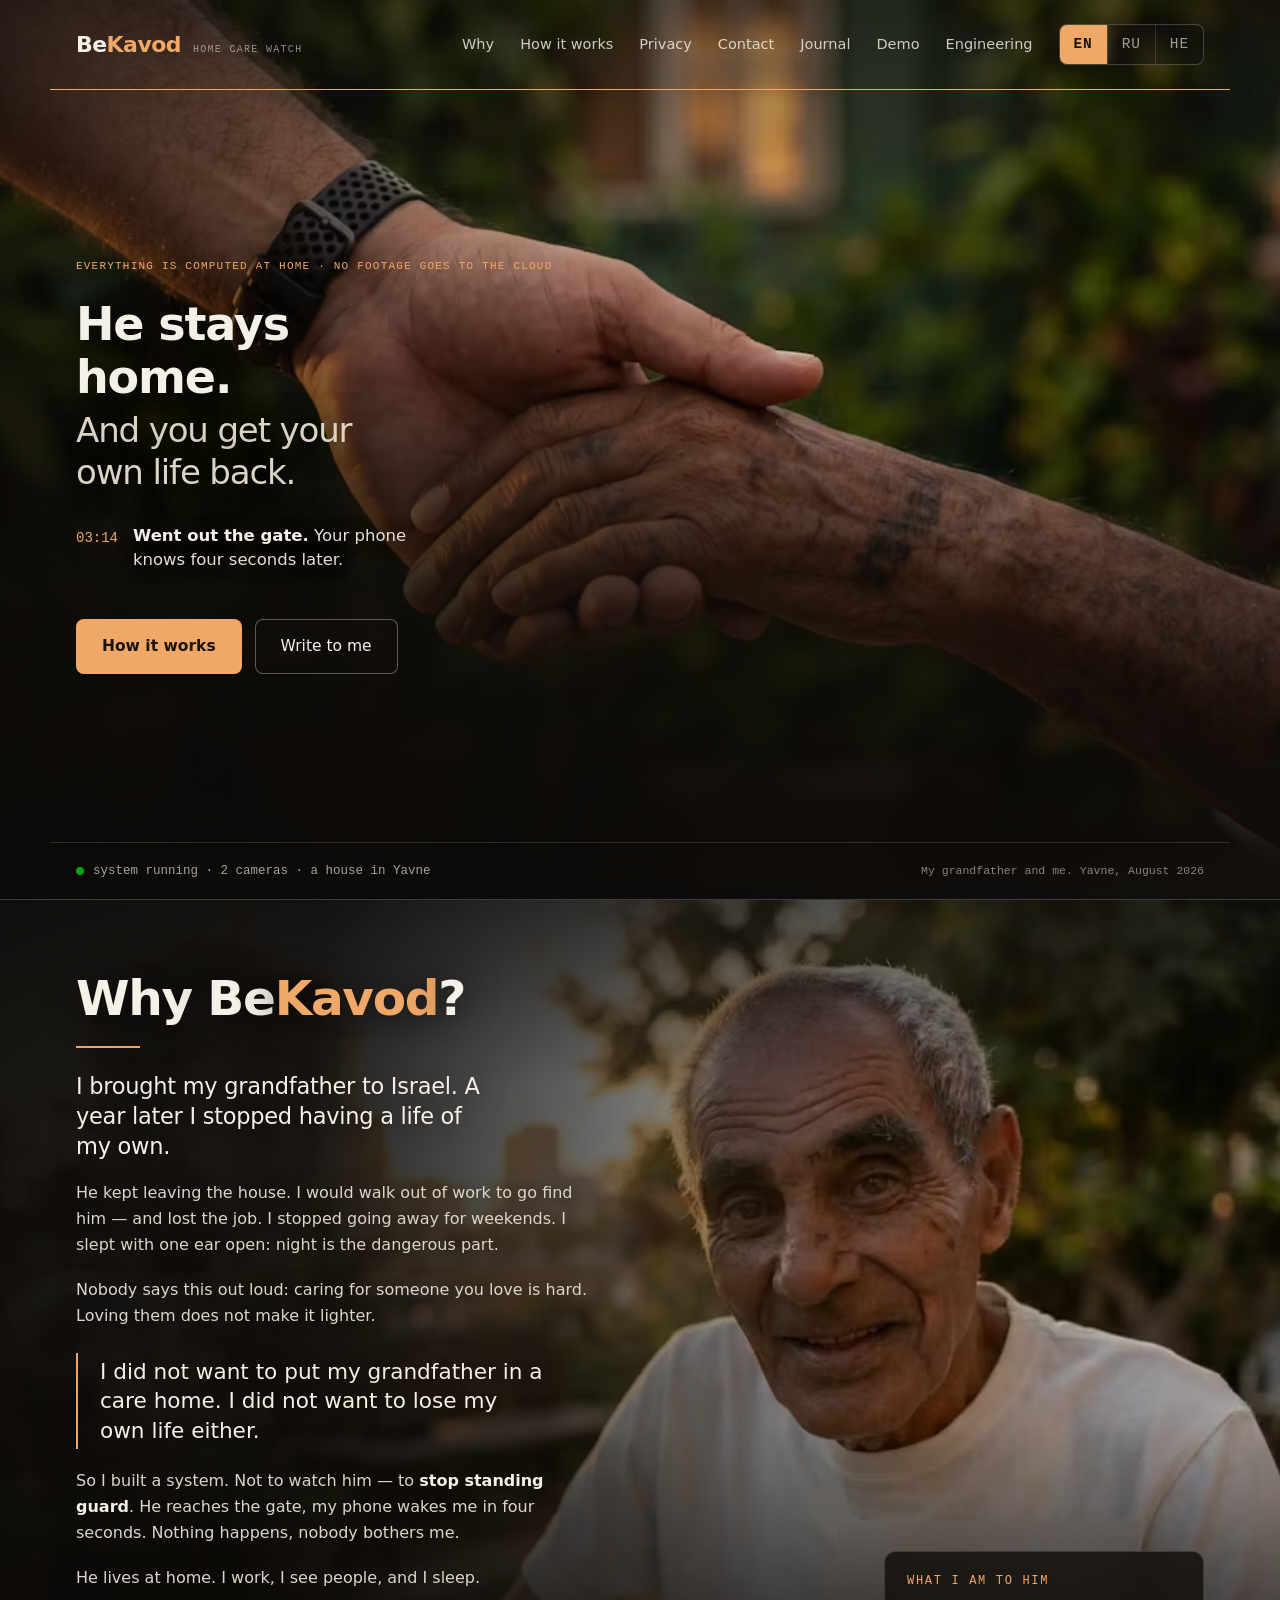
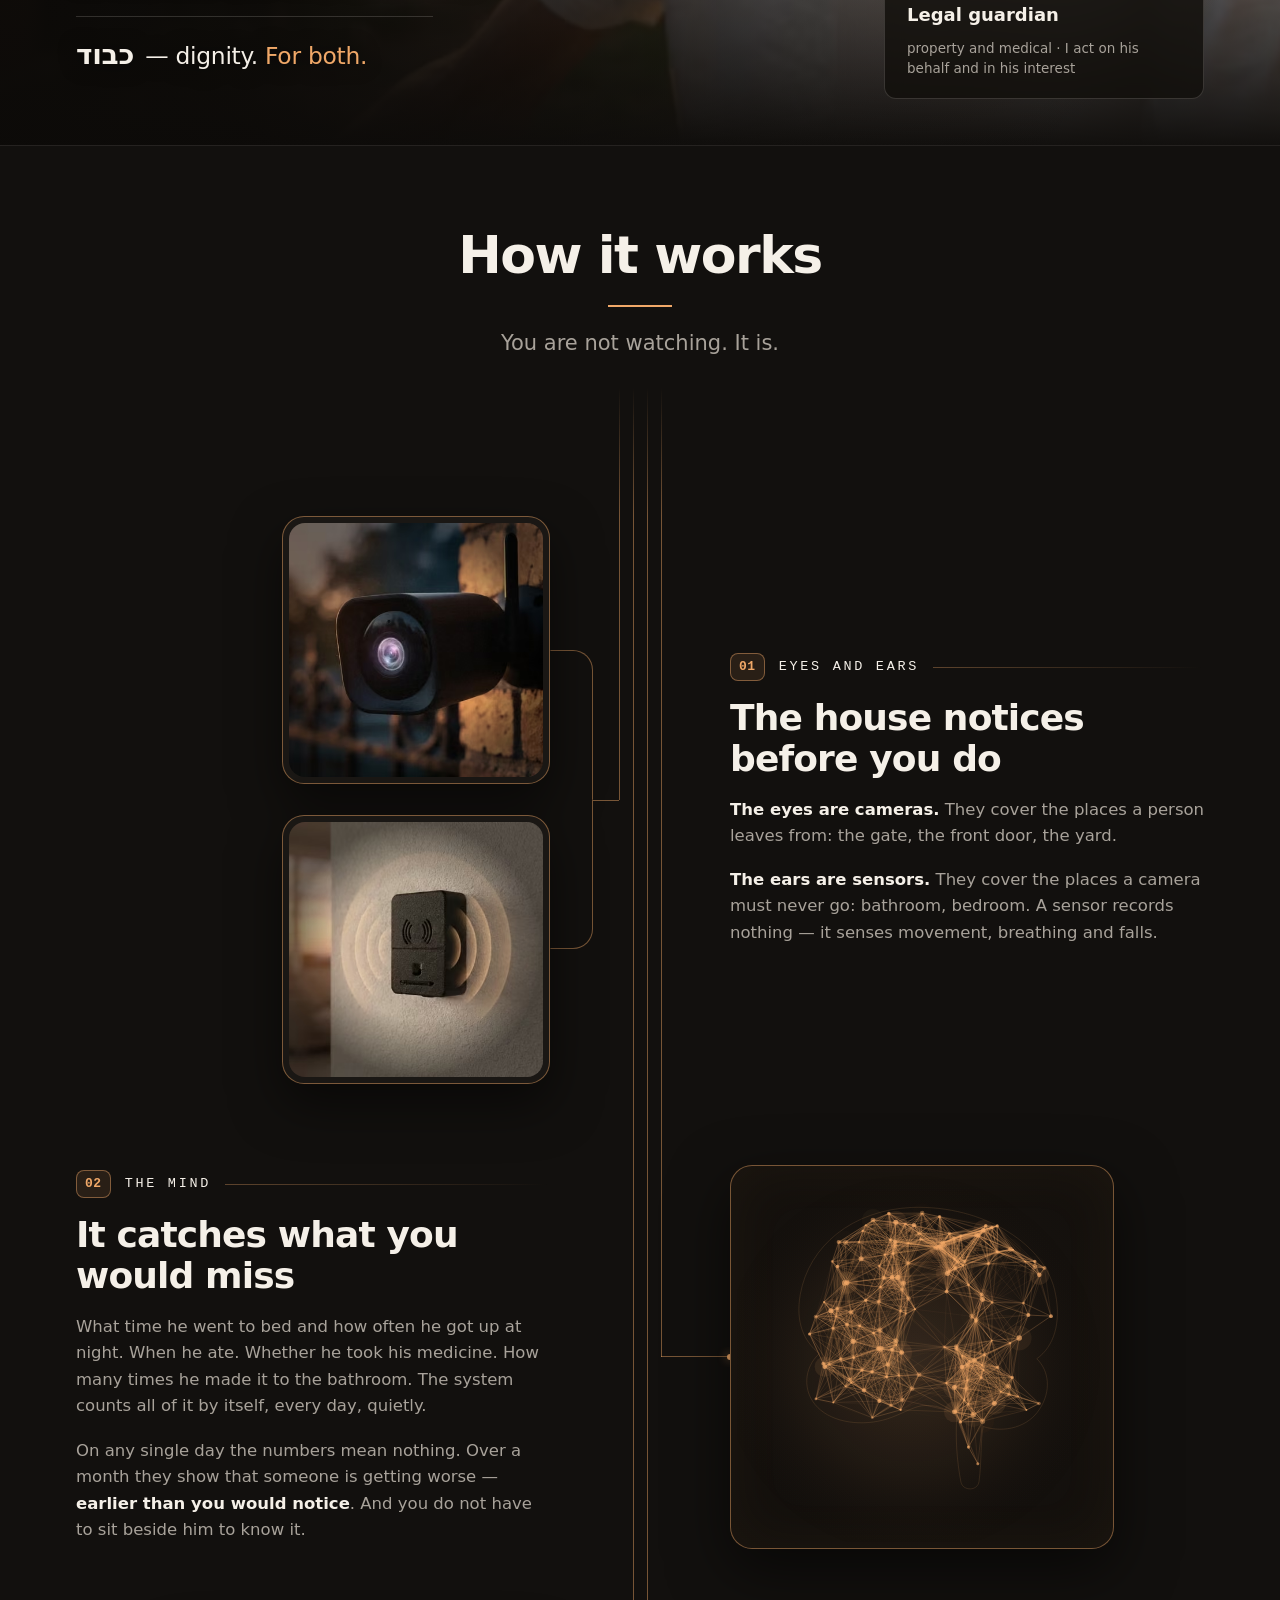
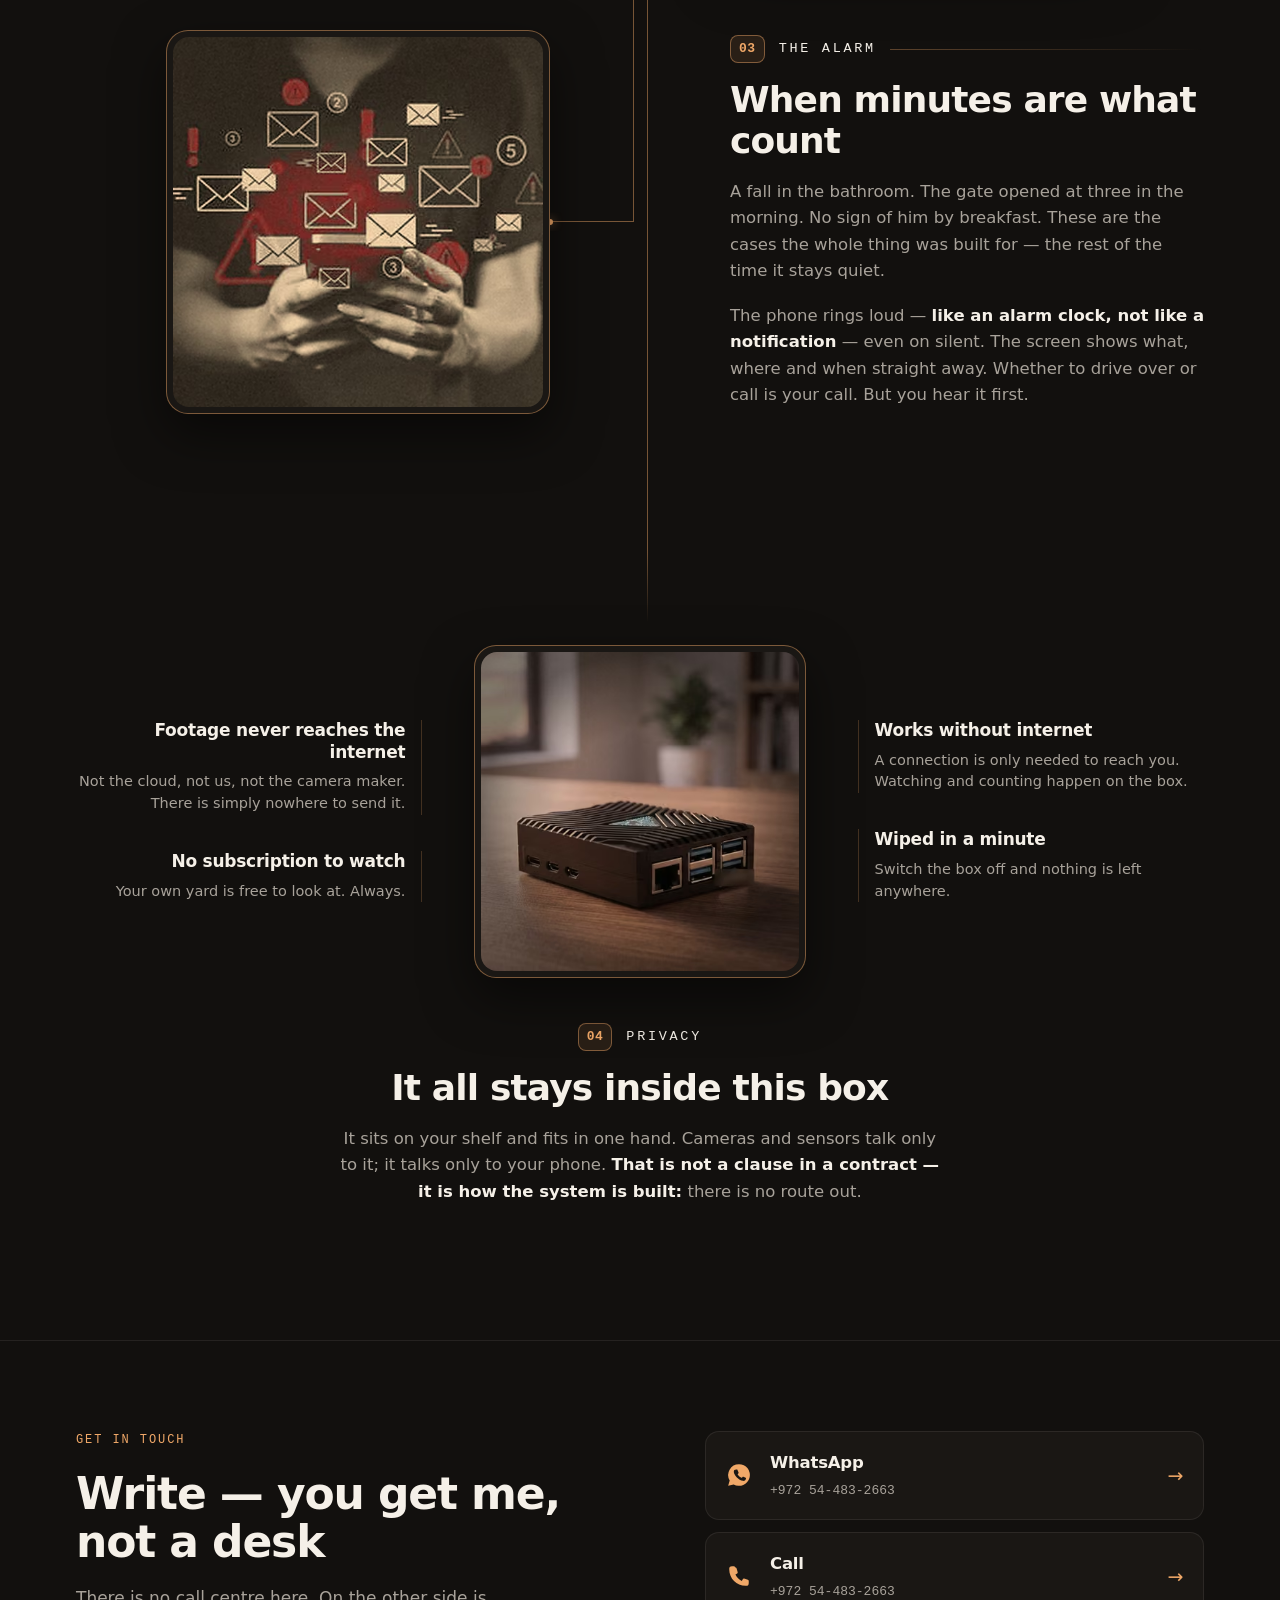
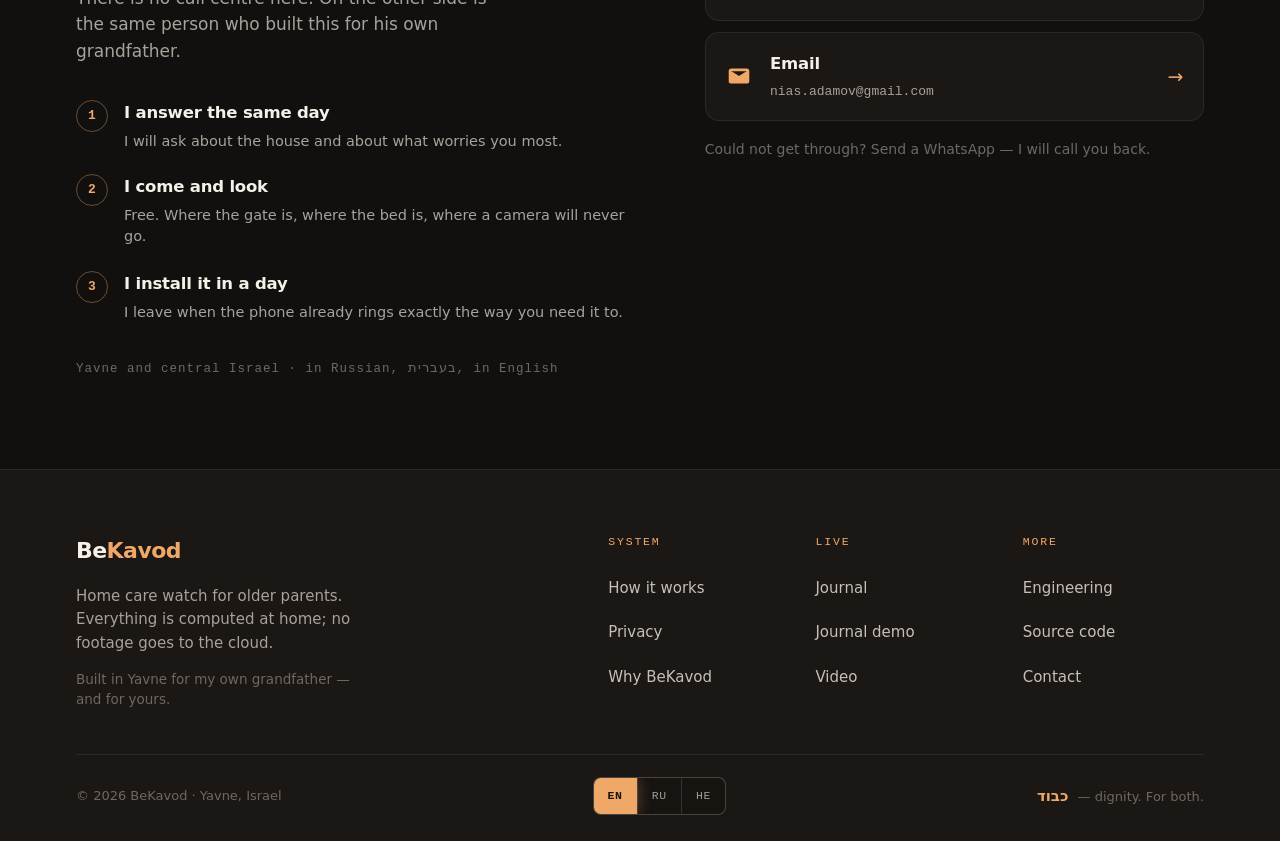
<file: index.html>
<!DOCTYPE html>
<html lang="ru" dir="ltr">
<head>
<meta charset="utf-8">
<meta name="viewport" content="width=device-width, initial-scale=1">
<title data-i18n="meta.title">BeKavod — домашний присмотр за пожилыми. Без облака.</title>
<meta name="description" data-i18n-attr="content:meta.desc" content="Локальная система видеонаблюдения и оповещений для ухода за пожилыми родственниками. Видео не покидает дом. Без облака и подписок.">
<meta name="theme-color" content="#12100E">
<link rel="preload" as="image" href="images/hands.avif" type="image/avif" fetchpriority="high">
<link rel="stylesheet" href="css/style.css">
</head>
<body>

<header class="hero">

  <!-- Фотография баннера.
       <picture>: AVIF -> WebP -> JPEG. Браузер берёт первый понятный ему.
       fetchpriority="high" — это LCP-элемент, грузим его первым.
       Никакого lazy: изображение видно сразу, отложенная загрузка тут вредит. -->
  <div class="hero__media">
    <picture>
      <source type="image/avif" srcset="images/hands.avif">
      <source type="image/webp" srcset="images/hands-1280.webp 1280w, images/hands-1920.webp 1920w"
              sizes="100vw">
      <img src="images/hands-1280.jpg"
           srcset="images/hands-1280.jpg 1280w, images/hands-1920.jpg 1920w"
           sizes="100vw"
           width="1280" height="714"
           fetchpriority="high" decoding="async"
           data-i18n-attr="alt:hero.alt" alt="Внук держит деда за руку во дворе на закате">
    </picture>
  </div>
  <div class="hero__scrim"></div>

  <div class="wrap hero__bar">
    <nav class="nav">
      <a class="brand" href="/">
        <span class="brand__mark">Be<span>Kavod</span></span>
        <span class="brand__tag" data-i18n="brand.tag">домашний присмотр</span>
      </a>
      <div class="nav__links">
        <a href="#story" data-i18n="nav.why">Почему</a>
        <a href="#how" data-i18n="nav.how">Как это работает</a>
        <a href="#privacy" data-i18n="nav.privacy">Приватность</a>
        <a href="#contact" data-i18n="nav.contact">Контакты</a>
        <a href="journal/" data-i18n="nav.journal">Журнал</a>
        <a href="demo/" data-i18n="nav.demo">Демо</a>
        <a href="engineering/" data-i18n="nav.eng">Инженерия</a>
        <span class="lang">
          <a href="?lang=en" data-lang="en">EN</a>
          <a href="?lang=ru" data-lang="ru">RU</a>
          <a href="?lang=he" data-lang="he">HE</a>
        </span>
      </div>
    </nav>
  </div>

  <div class="wrap hero__body">
    <div class="hero__col">
      <p class="kicker" data-i18n="hero.kicker">Всё считается дома · видео не уходит в облако</p>

      <!-- Обещание покупателю, а не старику: платит и выгорает тот,
           кто ухаживает. Ровно то же говорит блок «Почему BeKavod». -->
      <h1 data-i18n="hero.h1">Он остаётся дома.
        <span class="dim">А вы возвращаетесь к своей жизни.</span></h1>

      <!-- Лента событий. На живом сайте строки приходят из базы. -->
      <div class="ticker" id="ticker" aria-live="off">
        <div class="ticker__item is-on">
          <span class="ticker__time">03:14</span>
          <span class="ticker__text" data-i18n="hero.tick1"><b>Вышел за калитку.</b> Уведомление на телефон через четыре секунды.</span>
        </div>
        <div class="ticker__item">
          <span class="ticker__time">07:42</span>
          <span class="ticker__text" data-i18n="hero.tick2"><b>Завтрак, двадцать минут.</b> Как обычно — тревоги нет.</span>
        </div>
        <div class="ticker__item">
          <span class="ticker__time">14:20</span>
          <span class="ticker__text" data-i18n="hero.tick3"><b>Дневной отдых дольше обычного.</b> Отмечено, никого не разбудило.</span>
        </div>
        <div class="ticker__item">
          <span class="ticker__time">23:50</span>
          <span class="ticker__text" data-i18n="hero.tick4"><b>Лёг спать.</b> Ночью система следит за выходом из кровати.</span>
        </div>
      </div>

      <div class="cta">
        <a class="btn btn--primary" href="#how" data-i18n="hero.cta1">Как это работает</a>
        <a class="btn btn--ghost" href="#contact" data-i18n="hero.cta2">Написать мне</a>
      </div>
    </div>
  </div>

  <div class="wrap hero__foot">
    <span class="live">
      <span class="live__dot" aria-hidden="true"></span>
      <span data-i18n="hero.live">система работает · 2 камеры · дом в Явне</span>
    </span>
    <span class="credit" data-i18n="hero.credit">Дед и я. Явне, август 2026</span>
  </div>

</header>

<!-- ==========================================================================
     ПОЧЕМУ BEKAVOD. Фотография деда во всю ширину, текст слева,
     плашка опекунства в правом нижнем углу.
     Наклейка на футболке заранее размыта в самом файле: полагаться на то,
     что плашка её закроет, нельзя — вёрстка на разных экранах ездит,
     а под наклейкой реальный номер телефона.
     ========================================================================== -->
<section class="why" id="story">

  <div class="why__media">
    <picture>
      <source type="image/avif"
              srcset="images/gd-full-1280.avif 1280w, images/gd-full-1920.avif 1920w"
              sizes="100vw">
      <source type="image/webp"
              srcset="images/gd-full-1280.webp 1280w, images/gd-full-1920.webp 1920w"
              sizes="100vw">
      <img src="images/gd-full-1280.jpg"
           srcset="images/gd-full-1280.jpg 1280w, images/gd-full-1920.jpg 1920w"
           sizes="100vw" width="1280" height="714"
           loading="lazy" decoding="async"
           data-i18n-attr="alt:why.alt" alt="Дедушка улыбается, во дворе на закате">
    </picture>
  </div>
  <div class="why__scrim"></div>

  <div class="wrap why__in">
    <div class="why__text">
      <!-- Вопрос — заголовок раздела. Всё ниже отвечает на него.
           Блок написан от лица покупателя: платит не старик, а тот,
           кто за ним ухаживает и теряет из-за этого свою жизнь. -->
      <h2 class="why__q reveal" data-delay="0" data-i18n="why.q">Почему <span class="why__brand">Be<span>Kavod</span></span>?</h2>

      <!-- &nbsp; после «А» — иначе одинокая буква повисает в конце строки -->
      <p class="why__lead reveal" data-delay="1" data-i18n="why.lead">Я перевёз деда в Израиль.
        А&nbsp;через год перестал жить своей жизнью.</p>

      <p class="reveal" data-delay="2" data-i18n="why.p1">Он уходил из дома. Я срывался с работы искать
        его — и работу потерял. Не уезжал на выходные. Спал вполуха: ночь — самое
        опасное время.</p>

      <p class="reveal" data-delay="2" data-i18n="why.p2">Этого не принято говорить вслух: ухаживать за
        близким тяжело. И оттого, что любишь, легче не становится.</p>

      <blockquote class="pull reveal" data-delay="3" data-i18n="why.quote">
        Я не хотел отдавать деда в дом престарелых.
        Но и терять свою жизнь я тоже не хотел.
      </blockquote>

      <p class="reveal" data-delay="3" data-i18n="why.p3">Поэтому я собрал систему. Не чтобы следить —
        чтобы <b>перестать сторожить</b>. Подойдёт к калитке — телефон разбудит за
        четыре секунды. Не случилось ничего — меня не трогают.</p>

      <p class="reveal" data-delay="4" data-i18n="why.p4">Дед живёт дома. Я работаю, вижусь с людьми и сплю.</p>

      <p class="closing reveal" data-delay="4" data-i18n="why.closing"><b>כבוד</b> — достоинство.
        <span>Обоих.</span></p>
    </div>

    <aside class="factcard reveal" data-delay="2">
      <p class="factcard__label" data-i18n="card.label">Кто я деду</p>
      <p class="factcard__value" data-i18n="card.value">Официальный опекун</p>
      <p class="factcard__note" data-i18n="card.note">имущественный и медицинский · действую от его лица и в его интересах</p>
    </aside>
  </div>
</section>

<!-- ==========================================================================
     КАК ЭТО РАБОТАЕТ

     Сверху приходят четыре провода и по дороге разбираются по блокам.
     Каждый блок — .node: сетка «колонка · жёлоб · колонка», жёлоб всегда
     по центру, поэтому провод висит на calc(50% + смещение) и не зависит
     от ширины колонок. Провод, который в блоке заканчивается, помечен
     .lane--cut: он обрывается ровно на линии развилки.

         ····  появляются из ниоткуда
     Провод берётся с той стороны, где стоит картинка: слева стоит —
     уходит левый, справа — правый. Иначе шнур пересекал бы колонку.

         01  ├─◄ камера · датчик     картинки слева  → левый крайний 1
         02  ─►┤ мозг ИИ             картинка справа → правый крайний 4
         03  ├─◄ тревога             картинка слева  → левый ближний 2
         04  ──▼ коробка             последний 3 идёт прямо и гаснет
     ========================================================================== -->
<section class="how" id="how">
  <div class="wrap">

    <header class="how__head">
      <h2 class="how__title reveal" data-delay="0" data-i18n="how.title">Как это работает</h2>
      <p class="how__sub reveal" data-delay="1" data-i18n="how.sub">Вы не следите. Следит она.</p>
    </header>

    <div class="rail">

      <!-- провода проявляются из ничего -->
      <div class="lead" aria-hidden="true">
        <span class="lane lane--1"></span><span class="lane lane--2"></span>
        <span class="lane lane--3"></span><span class="lane lane--4"></span>
      </div>

      <!-- ============ 01 · ГЛАЗА И УШИ ============ -->
      <section class="node node--eyes" aria-labelledby="eyes-h">
        <span class="lane lane--1 lane--cut" aria-hidden="true"></span>
        <span class="lane lane--2" aria-hidden="true"></span>
        <span class="lane lane--3" aria-hidden="true"></span>
        <span class="lane lane--4" aria-hidden="true"></span>

        <div class="node__media">
          <figure class="pic">
            <picture>
              <source type="image/avif" srcset="images/c-cam-440.avif 440w, images/c-cam-880.avif 880w" sizes="(max-width:900px) 46vw, 26vw">
              <source type="image/webp" srcset="images/c-cam-440.webp 440w, images/c-cam-880.webp 880w" sizes="(max-width:900px) 46vw, 26vw">
              <img src="images/c-cam-440.jpg" srcset="images/c-cam-440.jpg 440w, images/c-cam-880.jpg 880w"
                   sizes="(max-width:900px) 46vw, 26vw" width="440" height="440"
                   loading="lazy" decoding="async" data-i18n-attr="alt:n1.altCam" alt="Камера во дворе">
            </picture>
          </figure>

          <figure class="pic">
            <picture>
              <source type="image/avif" srcset="images/c-sen-440.avif 440w, images/c-sen-880.avif 880w" sizes="(max-width:900px) 46vw, 26vw">
              <source type="image/webp" srcset="images/c-sen-440.webp 440w, images/c-sen-880.webp 880w" sizes="(max-width:900px) 46vw, 26vw">
              <img src="images/c-sen-440.jpg" srcset="images/c-sen-440.jpg 440w, images/c-sen-880.jpg 880w"
                   sizes="(max-width:900px) 46vw, 26vw" width="440" height="440"
                   loading="lazy" decoding="async" data-i18n-attr="alt:n1.altSen" alt="Датчик в комнате">
            </picture>
          </figure>

          <!-- развилка на две картинки -->
          <span class="br br--top" aria-hidden="true"></span>
          <span class="br br--bot" aria-hidden="true"></span>
          <span class="feed" aria-hidden="true"></span>
        </div>

        <div class="node__say">
          <p class="say__kind reveal" data-delay="1"><i>01</i> <span data-i18n="n1.kind">Глаза и уши</span></p>
          <h3 class="say__h reveal" data-delay="1" id="eyes-h" data-i18n="n1.h">Дом замечает раньше вас</h3>
          <p class="say__p reveal" data-delay="2" data-i18n="n1.p1"><b>Глаза — это камеры.</b> Они стоят там,
            откуда человек уходит из дома: калитка, входная дверь, двор.</p>
          <p class="say__p reveal" data-delay="2" data-i18n="n1.p2"><b>Уши — это датчики.</b> Они стоят там,
            где камере не место: ванная, спальня. Датчик ничего не снимает —
            он чувствует движение, дыхание и падение.</p>
        </div>
      </section>

      <!-- ============ 02 · РАЗУМ ============ -->
      <section class="node node--mind" aria-labelledby="mind-h">
        <span class="lane lane--2" aria-hidden="true"></span>
        <span class="lane lane--3" aria-hidden="true"></span>
        <span class="lane lane--4 lane--cut" aria-hidden="true"></span>

        <div class="node__media">
          <figure class="pic pic--brain">
            <canvas id="brain" role="img"
                    data-i18n-attr="aria-label:n2.canvas" aria-label="Схема нейронной сети: узлы соединены линиями, по ним бегут импульсы"></canvas>
          </figure>
          <span class="feed feed--right" aria-hidden="true"></span>
        </div>

        <div class="node__say">
          <p class="say__kind reveal" data-delay="1"><i>02</i> <span data-i18n="n2.kind">Разум</span></p>
          <h3 class="say__h reveal" data-delay="1" id="mind-h" data-i18n="n2.h">Замечает то, что вы пропустите</h3>
          <p class="say__p reveal" data-delay="2" data-i18n="n2.p1">Во сколько лёг и сколько раз вставал ночью.
            Когда поел. Принял ли лекарство. Сколько раз дошёл до туалета.
            Система считает это сама, каждый день, молча.</p>
          <p class="say__p reveal" data-delay="2" data-i18n="n2.p2">По одному дню цифры ничего не значат.
            За месяц из них видно, что человеку стало хуже — <b>раньше, чем это
            заметите вы</b>. И для этого не нужно сидеть рядом.</p>
        </div>
      </section>


      <!-- ============ 03 · ТРЕВОГА ============ -->
      <section class="node node--alert" aria-labelledby="alert-h">
        <span class="lane lane--2 lane--cut" aria-hidden="true"></span>
        <span class="lane lane--3" aria-hidden="true"></span>

        <div class="node__media">
          <figure class="pic">
            <picture>
              <source type="image/avif" srcset="images/c-alert-320.avif 320w, images/c-alert-560.avif 560w" sizes="(max-width:900px) 56vw, 30vw">
              <source type="image/webp" srcset="images/c-alert-320.webp 320w, images/c-alert-560.webp 560w" sizes="(max-width:900px) 56vw, 30vw">
              <img src="images/c-alert-320.jpg" srcset="images/c-alert-320.jpg 320w, images/c-alert-560.jpg 560w"
                   sizes="(max-width:900px) 56vw, 30vw" width="560" height="560"
                   loading="lazy" decoding="async"
                   data-i18n-attr="alt:n3.alt" alt="Руки держат телефон, вокруг сыплются значки тревоги и сообщений">
            </picture>
          </figure>
          <span class="feed feed--left" aria-hidden="true"></span>
        </div>

        <div class="node__say">
          <p class="say__kind reveal" data-delay="1"><i>03</i> <span data-i18n="n3.kind">Тревога</span></p>
          <h3 class="say__h reveal" data-delay="1" id="alert-h" data-i18n="n3.h">Когда счёт идёт на минуты</h3>
          <p class="say__p reveal" data-delay="2" data-i18n="n3.p1">Упал в ванной. Открыл калитку в три ночи.
            Не встал утром. Ради этих случаев всё и собиралось — остальное время
            система молчит.</p>
          <p class="say__p reveal" data-delay="2" data-i18n="n3.p2">Телефон звонит громко — <b>как будильник,
            а не как уведомление</b>, даже если он в беззвучном. На экране сразу
            видно что, где и во сколько. Ехать или звонить — решаете вы.
            Но узнаёте первым.</p>
        </div>
      </section>


      <!-- ============ 04 · ПРИВАТНОСТЬ — конец провода ============
           Коробка стоит по центру, последний провод сходит к ней
           S-образным изгибом и растворяется прямо над ней.
           Описание — четыре тезиса по бокам от коробки. -->
      <section class="node node--box" id="privacy" aria-labelledby="box-h">
        <span class="lane lane--3 lane--cut" aria-hidden="true"></span>
        <!-- На широком экране провод идёт прямо и гаснет над коробкой.
             Угол нужен только на узком: там жгут прижат к краю. -->
        <span class="wire-s wire-s--a" aria-hidden="true"></span>
        <span class="drop" data-fork aria-hidden="true"></span>

        <div class="ring">
          <ul class="claims claims--start">
            <li>
              <b data-i18n="n4.c1b">Видео не уходит в интернет</b>
              <span data-i18n="n4.c1s">Ни в облако, ни к нам, ни к производителю камер.
                Отправлять его просто некуда.</span>
            </li>
            <li>
              <b data-i18n="n4.c2b">Нет подписки за просмотр</b>
              <span data-i18n="n4.c2s">Свой двор вы смотрите бесплатно. Всегда.</span>
            </li>
          </ul>

          <figure class="pic pic--box">
            <picture>
              <source type="image/avif" srcset="images/c-box-440.avif 440w, images/c-box-880.avif 880w" sizes="(max-width:900px) 62vw, 30vw">
              <source type="image/webp" srcset="images/c-box-440.webp 440w, images/c-box-880.webp 880w" sizes="(max-width:900px) 62vw, 30vw">
              <img src="images/c-box-440.jpg" srcset="images/c-box-440.jpg 440w, images/c-box-880.jpg 880w"
                   sizes="(max-width:900px) 62vw, 30vw" width="880" height="880"
                   loading="lazy" decoding="async"
                   data-i18n-attr="alt:n4.alt" alt="Небольшая чёрная коробка системы на столе">
            </picture>
          </figure>

          <ul class="claims claims--end">
            <li>
              <b data-i18n="n4.c3b">Работает без интернета</b>
              <span data-i18n="n4.c3s">Связь нужна только чтобы позвать вас. Смотрит
                и считает система сама.</span>
            </li>
            <li>
              <b data-i18n="n4.c4b">Стереть можно за минуту</b>
              <span data-i18n="n4.c4s">Выключили коробку — не осталось ничего и нигде.</span>
            </li>
          </ul>
        </div>

        <div class="box__say">
          <p class="say__kind reveal" data-delay="1"><i>04</i> <span data-i18n="n4.kind">Приватность</span></p>
          <h3 class="say__h reveal" data-delay="1" id="box-h" data-i18n="n4.h">Всё остаётся в этой коробке</h3>
          <p class="say__p reveal" data-delay="2" data-i18n="n4.p">Она стоит у вас на полке и помещается
            в ладонь. Камеры и датчики говорят только с ней, она — только с вашим
            телефоном. <b>Это не пункт в договоре, а то, как система собрана:</b>
            наружу вести некуда.</p>
        </div>
      </section>


    </div><!-- /rail -->
  </div>
</section>


<!-- ==========================================================================
     СВЯЗАТЬСЯ. Слева — что произойдёт после письма, справа — каналы.
     Форму намеренно не ставлю: аудитория взрослая, ей проще нажать
     «позвонить», чем заполнять поля. Каждый канал — крупная ссылка,
     на телефоне попадаешь пальцем без прицеливания.
     Номер один и тот же в WhatsApp и в звонке — так и задумано:
     человек выбирает привычный ему способ, а не другой контакт.
     ========================================================================== -->
<section class="contact" id="contact">
  <div class="wrap contact__grid">

    <div class="contact__left">
      <p class="eyebrow" data-i18n="c.eyebrow">Связаться</p>
      <h2 class="contact__h reveal" data-delay="0" data-i18n="c.h">Напишите — отвечу я сам</h2>
      <p class="contact__lead reveal" data-delay="1" data-i18n="c.lead">Здесь нет колл-центра. На той стороне
        тот же человек, который собрал эту систему для своего деда.</p>

      <ol class="steps">
        <li class="reveal" data-delay="2">
          <span class="steps__n">1</span>
          <b data-i18n="c.s1b">Отвечаю в тот же день</b>
          <em data-i18n="c.s1e">Расспрошу про дом и про то, что беспокоит больше всего.</em>
        </li>
        <li class="reveal" data-delay="2">
          <span class="steps__n">2</span>
          <b data-i18n="c.s2b">Приезжаю посмотреть</b>
          <em data-i18n="c.s2e">Бесплатно. Где калитка, где кровать, где камеры не будет никогда.</em>
        </li>
        <li class="reveal" data-delay="3">
          <span class="steps__n">3</span>
          <b data-i18n="c.s3b">Ставлю за один день</b>
          <em data-i18n="c.s3e">Уезжаю тогда, когда телефон уже звонит так, как надо вам.</em>
        </li>
      </ol>

      <p class="contact__where reveal" data-delay="3" data-i18n="c.where">Явне и центр страны ·
        по-русски, בעברית, in English</p>
    </div>

    <div class="contact__right">
      <a class="chan reveal" data-delay="1" href="https://wa.me/972544832663">
        <svg class="chan__i" viewBox="0 0 24 24" aria-hidden="true">
          <path d="M12 2a10 10 0 0 0-8.6 15.1L2 22l5.1-1.3A10 10 0 1 0 12 2Z"/>
          <path d="M8.4 7.6c.3-.6.6-.6.9-.6h.7c.2 0 .5 0 .7.6l.9 2.1c.1.3 0 .5-.1.7l-.5.6c-.2.2-.3.4-.1.7a7 7 0 0 0 3.3 2.9c.3.1.5 0 .7-.2l.6-.7c.2-.2.4-.2.6-.1l2 1c.3.1.4.3.4.5 0 .6-.3 1.4-.8 1.8-.5.4-1.3.6-2 .5-2-.3-4.2-1.6-5.9-3.4-1.6-1.7-2.6-3.7-2.6-5 0-.7.2-1.3.6-1.8Z" class="chan__i--cut"/>
        </svg>
        <span class="chan__t">
          <b data-i18n="c.wa">WhatsApp</b>
          <em>+972 54-483-2663</em>
        </span>
        <span class="chan__go" aria-hidden="true">→</span>
      </a>

      <a class="chan reveal" data-delay="2" href="tel:+972544832663">
        <svg class="chan__i" viewBox="0 0 24 24" aria-hidden="true">
          <path d="M7.6 3h-2A2.6 2.6 0 0 0 3 5.9C3 14.2 9.8 21 18.1 21a2.6 2.6 0 0 0 2.9-2.6v-2c0-.5-.3-.9-.8-1l-3.5-1c-.5-.1-1 .1-1.2.5l-.9 1.6c-2.6-1.2-4.7-3.3-5.9-5.9l1.6-.9c.4-.2.6-.7.5-1.2l-1-3.5c-.1-.5-.6-.8-1-.8Z"/>
        </svg>
        <span class="chan__t">
          <b data-i18n="c.tel">Позвонить</b>
          <em>+972 54-483-2663</em>
        </span>
        <span class="chan__go" aria-hidden="true">→</span>
      </a>

      <a class="chan reveal" data-delay="3" href="mailto:nias.adamov@gmail.com">
        <svg class="chan__i" viewBox="0 0 24 24" aria-hidden="true">
          <rect x="2.5" y="5" width="19" height="14" rx="2.5"/>
          <path d="M3.5 7.5 12 13l8.5-5.5" class="chan__i--cut" fill="none"
                stroke="currentColor" stroke-width="1.6" stroke-linecap="round"/>
        </svg>
        <span class="chan__t">
          <b data-i18n="c.mail">Почта</b>
          <em>nias.adamov@gmail.com</em>
        </span>
        <span class="chan__go" aria-hidden="true">→</span>
      </a>

      <p class="chan__note" data-i18n="c.note">Не дозвонились — напишите в WhatsApp. Я перезвоню сам.</p>
    </div>

  </div>
</section>

<!-- ==========================================================================
     ФУТЕР
     ========================================================================== -->
<footer class="foot">
  <div class="wrap">
    <div class="foot__top">
      <div class="foot__brand">
        <a class="brand" href="/">
          <span class="brand__mark">Be<span>Kavod</span></span>
        </a>
        <p class="foot__tag" data-i18n="f.tag">Домашний присмотр за пожилыми.<br>
          Всё считается дома, видео не уходит в облако.</p>
        <p class="foot__made" data-i18n="f.made">Собрано в Явне для своего деда — и для ваших.</p>
      </div>

      <nav class="foot__nav" aria-label="Подвал">
        <div>
          <h3 data-i18n="f.h1">Система</h3>
          <a href="#how" data-i18n="f.how">Как это работает</a>
          <a href="#privacy" data-i18n="f.privacy">Приватность</a>
          <a href="#story" data-i18n="f.why">Почему BeKavod</a>
        </div>
        <div>
          <h3 data-i18n="f.h2">Живое</h3>
          <a href="journal/" data-i18n="f.journal">Журнал</a>
          <a href="demo/" data-i18n="f.demo">Демо журнала</a>
          <a href="video/" data-i18n="f.video">Видео</a>
        </div>
        <div>
          <h3 data-i18n="f.h3">Ещё</h3>
          <a href="engineering/" data-i18n="f.eng">Инженерия</a>
          <a href="https://github.com/nisonengineer-lab" rel="noopener" data-i18n="f.src">Исходники</a>
          <a href="#contact" data-i18n="f.contact">Связаться</a>
        </div>
      </nav>
    </div>

    <div class="foot__bot">
      <span data-i18n="f.copy">© 2026 BeKavod · Явне, Израиль</span>
      <span class="lang">
        <a href="?lang=en" data-lang="en">EN</a>
        <a href="?lang=ru" data-lang="ru">RU</a>
        <a href="?lang=he" data-lang="he">HE</a>
      </span>
      <span class="foot__kavod" data-i18n="f.kavod"><b>כבוד</b> — достоинство. Обоих.</span>
    </div>
  </div>
</footer>


<script>
/* Смена строки журнала. Без внешних библиотек и без хранилищ.
   Пауза, если пользователь просил меньше движения или вкладка не видна. */
(function () {
  var items = document.querySelectorAll('#ticker .ticker__item');
  if (items.length < 2) return;
  if (window.matchMedia('(prefers-reduced-motion: reduce)').matches) return;
  var i = 0, timer = null;
  function step() {
    items[i].classList.remove('is-on');
    i = (i + 1) % items.length;
    items[i].classList.add('is-on');
  }
  function start() { if (!timer) timer = setInterval(step, 3800); }
  function stop()  { clearInterval(timer); timer = null; }
  document.addEventListener('visibilitychange', function () {
    document.hidden ? stop() : start();
  });
  start();
})();
</script>


<script>
/* Появление по скроллу. Направление берётся из того, куда листает читатель:
   вниз — элемент приходит сверху, вверх — снизу. Библиотек нет.
   Класс .js ставится отсюда: без JS элементы остаются видимыми. */
(function () {
  var root = document.documentElement;
  if (!('IntersectionObserver' in window)) return;
  root.classList.add('js');

  if (window.matchMedia('(prefers-reduced-motion: reduce)').matches) return;

  var lastY = window.scrollY, dir = 1;          // 1 = вниз, -1 = вверх
  addEventListener('scroll', function () {
    var y = window.scrollY;
    if (y !== lastY) { dir = y > lastY ? 1 : -1; lastY = y; }
  }, { passive: true });

  var io = new IntersectionObserver(function (entries) {
    entries.forEach(function (e) {
      var el = e.target;
      if (e.isIntersecting) {
        el.classList.remove('reveal--down', 'reveal--up');
        el.classList.add(dir > 0 ? 'reveal--down' : 'reveal--up');
        void el.offsetWidth;                     // применить стартовое положение
        el.classList.add('is-in');
        io.unobserve(el);          // показали один раз — больше не прячем,
      }                            // иначе при возврате наверх всё мигает заново
      else if (e.boundingClientRect.top < 0) {
        // Пролистнули рывком и элемент проскочил экран — показываем без
        // анимации. Иначе он остался бы невидимым навсегда.
        el.classList.add('is-in');
        io.unobserve(el);
      }
    });
  }, { threshold: 0.15, rootMargin: '-8% 0px -8% 0px' });

  document.querySelectorAll('.reveal').forEach(function (el) { io.observe(el); });
})();
</script>

<script src="js/i18n.js" defer></script>
<script src="js/wires.js" defer></script>
<script src="js/brain.js" defer></script>

</body>
</html>
</file>
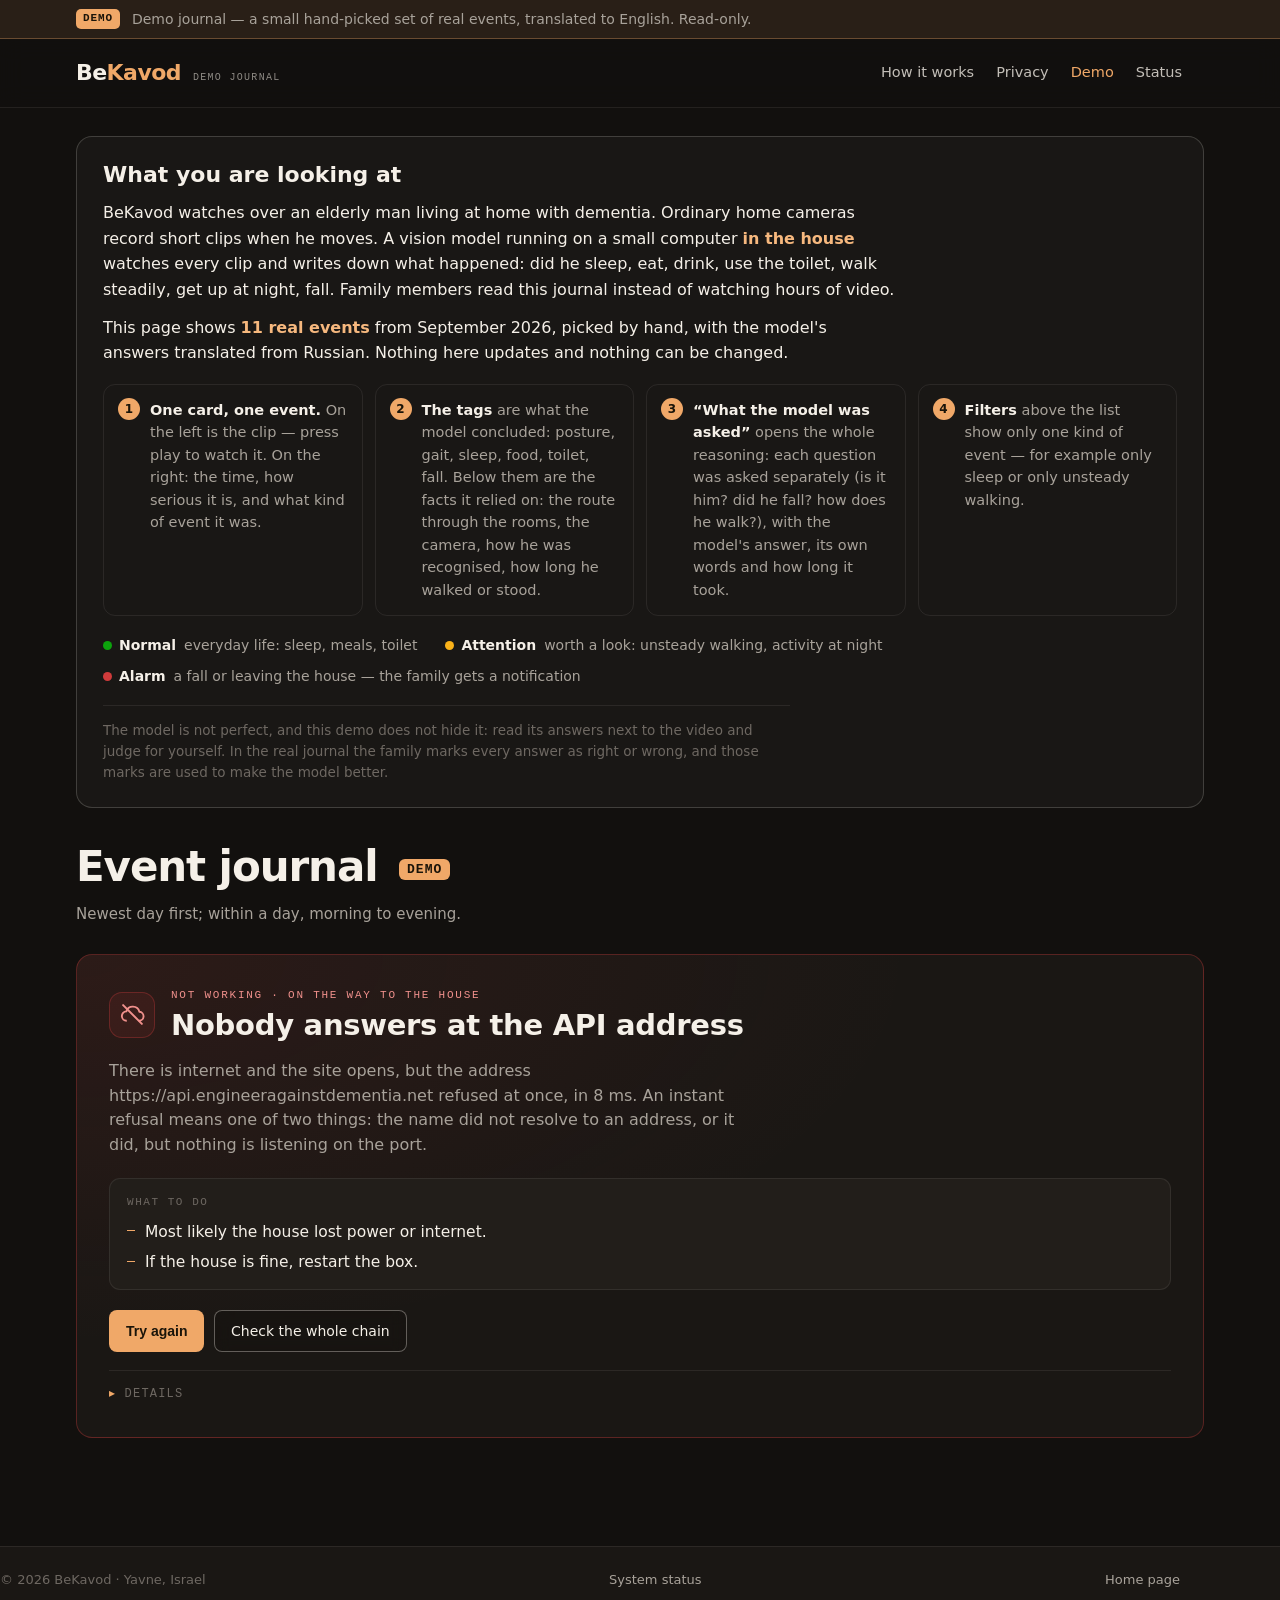
<file: demo/index.html>
<!DOCTYPE html>
<html lang="en" dir="ltr">
<head>
<meta charset="utf-8">
<meta name="viewport" content="width=device-width, initial-scale=1">
<title>Demo journal — BeKavod</title>
<meta name="description" content="BeKavod demo journal: a small hand-picked set of real events, translated to English. Read-only.">
<meta name="theme-color" content="#12100E">
<meta name="robots" content="noindex">
<link rel="icon" href="data:,">

<!-- Демо-копия журнала. API демо живёт по /demo/api/..., JS склеивает
     BASE + '/api/...'. -->
<meta name="api-base" content="https://api.engineeragainstdementia.net/demo">
<meta name="app-version" content="1.7.2-demo">

<link rel="stylesheet" href="../css/style.css?v=2">
<link rel="stylesheet" href="../css/journal.css?v=11">
<link rel="stylesheet" href="../css/fault.css?v=2">
<link rel="stylesheet" href="../css/demo.css?v=2">
</head>
<body class="jrn-page is-demo">

<!-- Плашка демо: видна всегда. -->
<div class="demobar" role="note">
  <div class="wrap demobar__in">
    <span class="demobar__tag">Demo</span>
    <p class="demobar__t">Demo journal — a small hand-picked set of real events, translated to English. Read-only.</p>
  </div>
</div>

<header class="topbar">
  <div class="wrap topbar__in">
    <a class="brand" href="../">
      <span class="brand__mark">Be<span>Kavod</span></span>
      <span class="brand__tag">demo journal</span>
    </a>

    <nav class="topbar__nav" aria-label="Sections">
      <a href="../#how" data-sec>How it works</a>
      <a href="../#privacy" data-sec>Privacy</a>
      <a href="./" aria-current="page">Demo</a>
      <a href="../status/">Status</a>
    </nav>

    <div class="topbar__auth">
      <span class="who" hidden>
        <span class="who__dot" aria-hidden="true"></span>
        <span class="who__name">—</span>
      </span>
      <!-- В демо входа нет: кнопки остаются в разметке для JS, но скрыты. -->
      <button class="btn btn--ghost btn--sm" id="signin" type="button" hidden>Sign in</button>
      <button class="btn btn--ghost btn--sm" id="signout" type="button" hidden>Sign out</button>
    </div>
  </div>
</header>

<main class="wrap jrn">

  <!-- Полоса состояния: видна только гостю -->
  <div class="lockbar" id="lockbar" hidden>
    <svg class="lockbar__i" viewBox="0 0 24 24" aria-hidden="true">
      <path d="M7 10V7a5 5 0 0 1 10 0v3" fill="none" stroke="currentColor"
            stroke-width="1.8" stroke-linecap="round"/>
      <rect x="4.5" y="10" width="15" height="10.5" rx="2.6" fill="currentColor" opacity=".9"/>
    </svg>
    <p class="lockbar__t">
      <b>The journal is locked.</b>
      Frames and recordings, the model's reasoning, search and ratings are
      visible only to the owner of the system. Below is what an outsider sees:
      when, what kind of entry it was, and its tags.
    </p>
    <button class="btn btn--primary btn--sm" id="signin2" type="button" hidden>Sign in</button>
  </div>

  <section class="now" id="now" hidden aria-live="polite"></section>


  <!-- ---------- что это и как читать ---------- -->
  <section class="demo-intro" aria-labelledby="demo-intro-h">
    <h2 id="demo-intro-h">What you are looking at</h2>
    <p class="demo-intro__lead">
      BeKavod watches over an elderly man living at home with dementia. Ordinary
      home cameras record short clips when he moves. A vision model running
      on a small computer <b>in the house</b> watches every clip and writes
      down what happened: did he sleep, eat, drink, use the toilet, walk
      steadily, get up at night, fall. Family members read this journal
      instead of watching hours of video.
    </p>
    <p class="demo-intro__lead">
      This page shows <b>11 real events</b> from September 2026, picked by
      hand, with the model's answers translated from Russian. Nothing here
      updates and nothing can be changed.
    </p>

    <ol class="demo-steps">
      <li>
        <b>One card, one event.</b> On the left is the clip — press play to
        watch it. On the right: the time, how serious it is, and what kind of
        event it was.
      </li>
      <li>
        <b>The tags</b> are what the model concluded: posture, gait, sleep,
        food, toilet, fall. Below them are the facts it relied on: the route
        through the rooms, the camera, how he was recognised, how long he
        walked or stood.
      </li>
      <li>
        <b>“What the model was asked”</b> opens the whole reasoning: each
        question was asked separately (is it him? did he fall? how does he
        walk?), with the model's answer, its own words and how long it took.
      </li>
      <li>
        <b>Filters</b> above the list show only one kind of event — for
        example only sleep or only unsteady walking.
      </li>
    </ol>

    <dl class="demo-levels">
      <div><dt><span class="demo-dot demo-dot--ok"></span>Normal</dt>
           <dd>everyday life: sleep, meals, toilet</dd></div>
      <div><dt><span class="demo-dot demo-dot--warn"></span>Attention</dt>
           <dd>worth a look: unsteady walking, activity at night</dd></div>
      <div><dt><span class="demo-dot demo-dot--crit"></span>Alarm</dt>
           <dd>a fall or leaving the house — the family gets a notification</dd></div>
    </dl>

    <p class="demo-intro__note">
      The model is not perfect, and this demo does not hide it: read its
      answers next to the video and judge for yourself. In the real journal
      the family marks every answer as right or wrong, and those marks are
      used to make the model better.
    </p>
  </section>

  <header class="jrn__head">
    <h1>Event journal <span class="demo-h1tag">demo</span></h1>
    <p class="jrn__sub">Newest day first; within a day, morning to evening. <span id="counter">—</span></p>
  </header>

  <!-- ---------- поиск и фильтры ---------- -->
  <section class="filters" id="filters" aria-label="Search the journal">
    <div class="filters__row">
      <label class="fld fld--grow">
        <span class="fld__l">Search</span>
        <input type="search" id="q" placeholder="gate, night, medication…" autocomplete="off">
      </label>
      <label class="fld">
        <span class="fld__l">From</span>
        <input type="date" id="from">
      </label>
      <label class="fld">
        <span class="fld__l">To</span>
        <input type="date" id="to">
      </label>
      <button class="btn btn--ghost btn--sm" id="reset" type="button">Reset</button>
    </div>

    <div class="filters__row filters__row--chips">
      <span class="fld__l">Entry type</span>
      <div class="chipset" id="kinds" role="group" aria-label="Entry type"></div>
    </div>

    <div class="filters__veil" aria-hidden="true">
      <span>Search and filters — after signing in</span>
    </div>
  </section>

  <div id="fault" hidden></div>

  <!-- ---------- лента ---------- -->
  <ol class="jrn__feed" id="feed"></ol>

  <p class="empty" id="empty" hidden>No entries match these filters.</p>

  <div class="toast" id="toast" role="status" aria-live="polite" hidden>
    <span class="toast__t">Entry deleted</span>
    <button class="toast__undo" id="undo" type="button">Undo</button>
    <span class="toast__bar" aria-hidden="true"></span>
  </div>

  <div class="more">
    <button class="btn btn--ghost" id="more" type="button" hidden>
      Show more <span id="moreN"></span>
    </button>
    <p class="more__end" id="end" hidden>That's all the entries.</p>
  </div>
</main>

<footer class="foot foot--slim">
  <div class="wrap foot__bot">
    <span>© 2026 BeKavod · Yavne, Israel</span>
    <a href="../status/">System status</a>
    <a href="../">Home page</a>
  </div>
</footer>

<!-- Окно входа в демо не нужно: сессия демо всегда открыта.
     Пустой <dialog> оставлен, чтобы код журнала не падал на поиске узлов. -->
<dialog class="auth" id="auth" aria-labelledby="auth-h" hidden>
  <form method="dialog" class="auth__box" id="authForm">
    <h2 id="auth-h">Read-only demo</h2>
    <p class="auth__lead">This demo needs no sign-in.</p>
    <input type="hidden" id="login">
    <input type="hidden" id="pass">
    <p class="auth__err" id="authErr" hidden></p>
    <div class="auth__go">
      <button class="btn btn--primary" value="ok" type="submit">OK</button>
      <button class="btn btn--ghost" value="cancel" type="button" id="authCancel">Close</button>
    </div>
  </form>
</dialog>

<script src="../js/demo/api.js?v=2" defer></script>
<script src="../js/demo/fault.js?v=2" defer></script>
<script src="../js/demo/journal.js?v=14" defer></script>
</body>
</html>
</file>
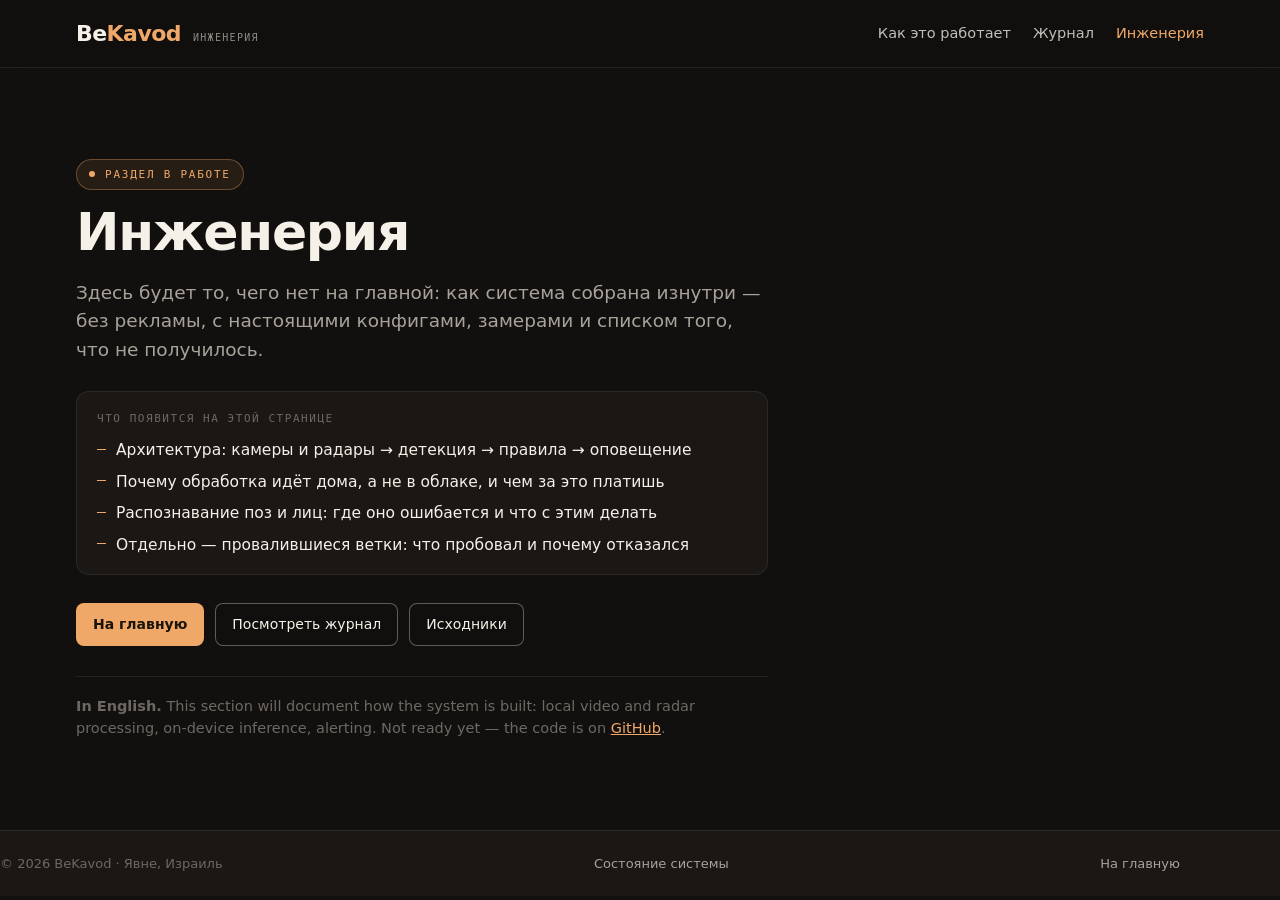
<file: engineering/index.html>
<!DOCTYPE html>
<html lang="ru" dir="ltr">
<head>
<meta charset="utf-8">
<meta name="viewport" content="width=device-width, initial-scale=1">
<title>Инженерия — BeKavod</title>
<meta name="description" content="Как система BeKavod устроена внутри. Раздел готовится.">
<meta name="theme-color" content="#12100E">
<meta name="robots" content="noindex">
<link rel="stylesheet" href="../css/style.css?v=2">
<link rel="stylesheet" href="../css/journal.css?v=2">
<link rel="stylesheet" href="../css/fault.css?v=2">
</head>
<body class="jrn-page">

<!-- ==========================================================================
     ИНЖЕНЕРИЯ — заглушка.

     Раздел стоит в меню, а содержимого ещё нет. Молчаливая 404 в этом месте
     читается как сломанный сайт: человек не понимает, он ошибся адресом или
     тут всё развалилось. Поэтому страница честно говорит, что будет здесь,
     и уводит туда, где смотреть есть что.

     Когда раздел напишется — эта разметка заменяется целиком, ссылки в меню
     и футере уже на месте и трогать их не придётся.
     ========================================================================== -->

<header class="topbar">
  <div class="wrap topbar__in">
    <a class="brand" href="../">
      <span class="brand__mark">Be<span>Kavod</span></span>
      <span class="brand__tag">инженерия</span>
    </a>
    <nav class="topbar__nav" aria-label="Разделы">
      <a href="../#how" data-sec>Как это работает</a>
      <a href="../journal/">Журнал</a>
      <a href="./" aria-current="page">Инженерия</a>
    </nav>
  </div>
</header>

<main class="wrap">
  <section class="soon">
    <p class="soon__eyebrow"><i aria-hidden="true"></i>Раздел в работе</p>
    <h1>Инженерия</h1>

    <p class="soon__lead">
      Здесь будет то, чего нет на главной: как система собрана изнутри —
      без рекламы, с настоящими конфигами, замерами и списком того, что
      не получилось.
    </p>

    <div class="soon__what">
      <h2>Что появится на этой странице</h2>
      <ul>
        <li>Архитектура: камеры и радары → детекция → правила → оповещение</li>
        <li>Почему обработка идёт дома, а не в облаке, и чем за это платишь</li>
        <li>Распознавание поз и лиц: где оно ошибается и что с этим делать</li>
        <li>Отдельно — провалившиеся ветки: что пробовал и почему отказался</li>
      </ul>
    </div>

    <div class="soon__go">
      <a class="btn btn--primary btn--sm" href="../">На главную</a>
      <a class="btn btn--ghost btn--sm" href="../journal/">Посмотреть журнал</a>
      <a class="btn btn--ghost btn--sm"
         href="https://github.com/nisonengineer-lab" rel="noopener">Исходники</a>
    </div>

    <p class="soon__en">
      <b>In English.</b> This section will document how the system is built:
      local video and radar processing, on-device inference, alerting.
      Not ready yet — the code is on
      <a href="https://github.com/nisonengineer-lab" rel="noopener">GitHub</a>.
    </p>
  </section>
</main>

<footer class="foot foot--slim">
  <div class="wrap foot__bot">
    <span>© 2026 BeKavod · Явне, Израиль</span>
    <a href="../status/">Состояние системы</a>
    <a href="../">На главную</a>
  </div>
</footer>

</body>
</html>
</file>
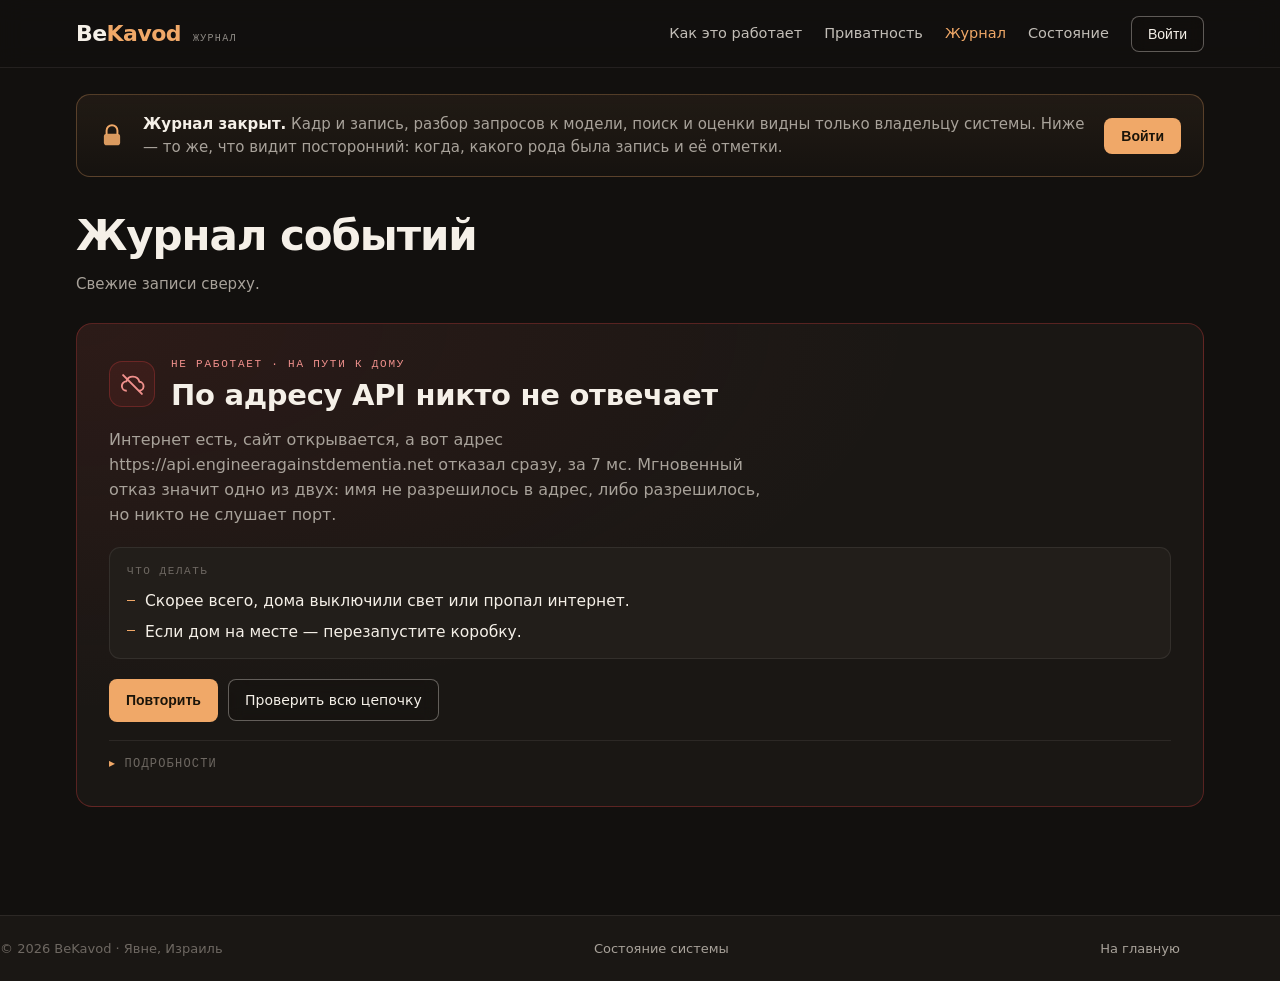
<file: journal/index.html>
<!DOCTYPE html>
<html lang="ru" dir="ltr">
<head>
<meta charset="utf-8">
<meta name="viewport" content="width=device-width, initial-scale=1">
<title>Журнал — BeKavod</title>
<meta name="description" content="Журнал событий системы BeKavod. Доступ только для владельца.">
<meta name="theme-color" content="#12100E">
<meta name="robots" content="noindex">

<!-- Адрес сервера журнала. Пусто — тот же домен.
     Проверить страницу против другого сервера, не правя файл:
     добавить к адресу ?api=<адрес сервера> -->
<meta name="api-base" content="https://api.engineeragainstdementia.net">
<meta name="app-version" content="1.7.2">

<link rel="stylesheet" href="../css/style.css?v=2">
<link rel="stylesheet" href="../css/journal.css?v=11">
<link rel="stylesheet" href="../css/fault.css?v=2">
</head>
<body class="jrn-page">

<!-- ==========================================================================
     ЖУРНАЛ

     Страница работает против настоящего сервера — он отдаёт события
     журнала в JSON. Адрес сервера задан выше в meta api-base.

     ГЛАВНОЕ ПРО ДОСТУП. Размытие кадров — это оформление, а НЕ защита.
     Всё, что пришло в браузер, можно достать. Поэтому анонимному
     посетителю сервер вообще не должен отдавать ссылки на кадры: в
     разметке у закрытых записей нет ни src, ни ссылки на файл — только
     пустая рамка. Так и сделано на сервере: гостю в ответе поля media,
     evidence и vote не приходят вовсе, а /media/poster без сессии
     отвечает 401.
     ========================================================================== -->

<header class="topbar">
  <div class="wrap topbar__in">
    <a class="brand" href="../">
      <span class="brand__mark">Be<span>Kavod</span></span>
      <span class="brand__tag">журнал</span>
    </a>

    <nav class="topbar__nav" aria-label="Разделы">
      <a href="../#how" data-sec>Как это работает</a>
      <a href="../#privacy" data-sec>Приватность</a>
      <a href="./" aria-current="page">Журнал</a>
      <a href="../status/">Состояние</a>
    </nav>

    <div class="topbar__auth">
      <span class="who" hidden>
        <span class="who__dot" aria-hidden="true"></span>
        <span class="who__name">—</span>
      </span>
      <button class="btn btn--ghost btn--sm" id="signin" type="button">Войти</button>
      <button class="btn btn--ghost btn--sm" id="signout" type="button" hidden>Выйти</button>
    </div>
  </div>
</header>

<main class="wrap jrn">

  <!-- Полоса состояния: видна только гостю -->
  <div class="lockbar" id="lockbar">
    <svg class="lockbar__i" viewBox="0 0 24 24" aria-hidden="true">
      <path d="M7 10V7a5 5 0 0 1 10 0v3" fill="none" stroke="currentColor"
            stroke-width="1.8" stroke-linecap="round"/>
      <rect x="4.5" y="10" width="15" height="10.5" rx="2.6" fill="currentColor" opacity=".9"/>
    </svg>
    <p class="lockbar__t">
      <b>Журнал закрыт.</b>
      Кадр и запись, разбор запросов к модели, поиск и оценки видны только
      владельцу системы. Ниже — то же, что видит посторонний: когда, какого
      рода была запись и её отметки.
    </p>
    <button class="btn btn--primary btn--sm" id="signin2" type="button">Войти</button>
  </div>

  <!-- Где он сейчас. Не событие, а состояние: последнее подтверждённое
       появление человека в кадре. Стоит выше ленты, потому что ради этого
       вопроса журнал чаще всего и открывают. Гостю не показывается —
       сервер ему этих данных не отдаёт вовсе. -->
  <section class="now" id="now" hidden aria-live="polite"></section>

  <header class="jrn__head">
    <h1>Журнал событий</h1>
    <p class="jrn__sub">Свежие записи сверху. <span id="counter">—</span></p>
  </header>

  <!-- ---------- поиск и фильтры ---------- -->
  <section class="filters" id="filters" aria-label="Поиск по журналу">
    <div class="filters__row">
      <label class="fld fld--grow">
        <span class="fld__l">Поиск</span>
        <input type="search" id="q" placeholder="калитка, ночь, лекарство…" autocomplete="off">
      </label>
      <label class="fld">
        <span class="fld__l">С даты</span>
        <input type="date" id="from">
      </label>
      <label class="fld">
        <span class="fld__l">По дату</span>
        <input type="date" id="to">
      </label>
      <button class="btn btn--ghost btn--sm" id="reset" type="button">Сбросить</button>
    </div>

    <div class="filters__row filters__row--chips">
      <span class="fld__l">Тип записи</span>
      <div class="chipset" id="kinds" role="group" aria-label="Тип записи"></div>
    </div>

    <!-- Гостю панель закрыта: поверх ложится накладка, поля отключаются -->
    <div class="filters__veil" aria-hidden="true">
      <span>Поиск и фильтры — после входа</span>
    </div>
  </section>

  <!-- Место для карточки сбоя. Она встаёт вместо ленты, а не поверх неё:
       пустой список с красной плашкой сверху читается как «записей нет»,
       а это совсем другая новость, чем «мы не смогли их получить». -->
  <div id="fault" hidden></div>

  <!-- ---------- лента ---------- -->
  <ol class="jrn__feed" id="feed"></ol>

  <p class="empty" id="empty" hidden>По этим условиям записей нет.</p>

  <!-- Полоса отмены после удаления. Живёт десять секунд: за это время
       можно вернуть запись, дальше она уходит совсем. -->
  <div class="toast" id="toast" role="status" aria-live="polite" hidden>
    <span class="toast__t">Запись удалена</span>
    <button class="toast__undo" id="undo" type="button">Вернуть</button>
    <span class="toast__bar" aria-hidden="true"></span>
  </div>

  <div class="more">
    <button class="btn btn--ghost" id="more" type="button" hidden>
      Показать ещё <span id="moreN"></span>
    </button>
    <p class="more__end" id="end" hidden>Это все записи.</p>
  </div>
</main>

<footer class="foot foot--slim">
  <div class="wrap foot__bot">
    <span>© 2026 BeKavod · Явне, Израиль</span>
    <a href="../status/">Состояние системы</a>
    <a href="../">На главную</a>
  </div>
</footer>

<!-- ==========================================================================
     ОКНО ВХОДА
     <dialog> взят намеренно: браузер сам делает подложку, ловушку фокуса
     и закрытие по Esc — руками это пишется плохо и обычно с дырами.
     ========================================================================== -->
<dialog class="auth" id="auth" aria-labelledby="auth-h">
  <form method="dialog" class="auth__box" id="authForm">
    <button class="auth__x" value="cancel" aria-label="Закрыть">×</button>

    <p class="eyebrow">Вход для владельца</p>
    <h2 id="auth-h">Журнал вашего дома</h2>
    <p class="auth__lead">Записи видит только тот, кто отвечает за человека.
      Ни мы, ни кто-либо ещё доступа к ним не имеет.</p>

    <label class="fld">
      <span class="fld__l">Телефон или почта</span>
      <input type="text" id="login" name="login" autocomplete="username"
             placeholder="+972 54-000-0000" required>
    </label>

    <label class="fld">
      <span class="fld__l">Пароль</span>
      <input type="password" id="pass" name="pass" autocomplete="current-password"
             placeholder="••••••••" required>
    </label>

    <p class="auth__err" id="authErr" hidden></p>

    <div class="auth__go">
      <button class="btn btn--primary" value="ok" type="submit">Войти</button>
      <button class="btn btn--ghost" value="cancel" type="button" id="authCancel">Отмена</button>
    </div>

    <p class="auth__note">
      Вход проверяет сервер дома. Сессия живёт в куке, которую страница
      не видит и прочитать не может, — тридцать дней или до выхода.
    </p>
  </form>
</dialog>

<script src="../js/api.js?v=2" defer></script>
<script src="../js/fault.js?v=2" defer></script>
<script src="../js/journal.js?v=12" defer></script>
</body>
</html>
</file>
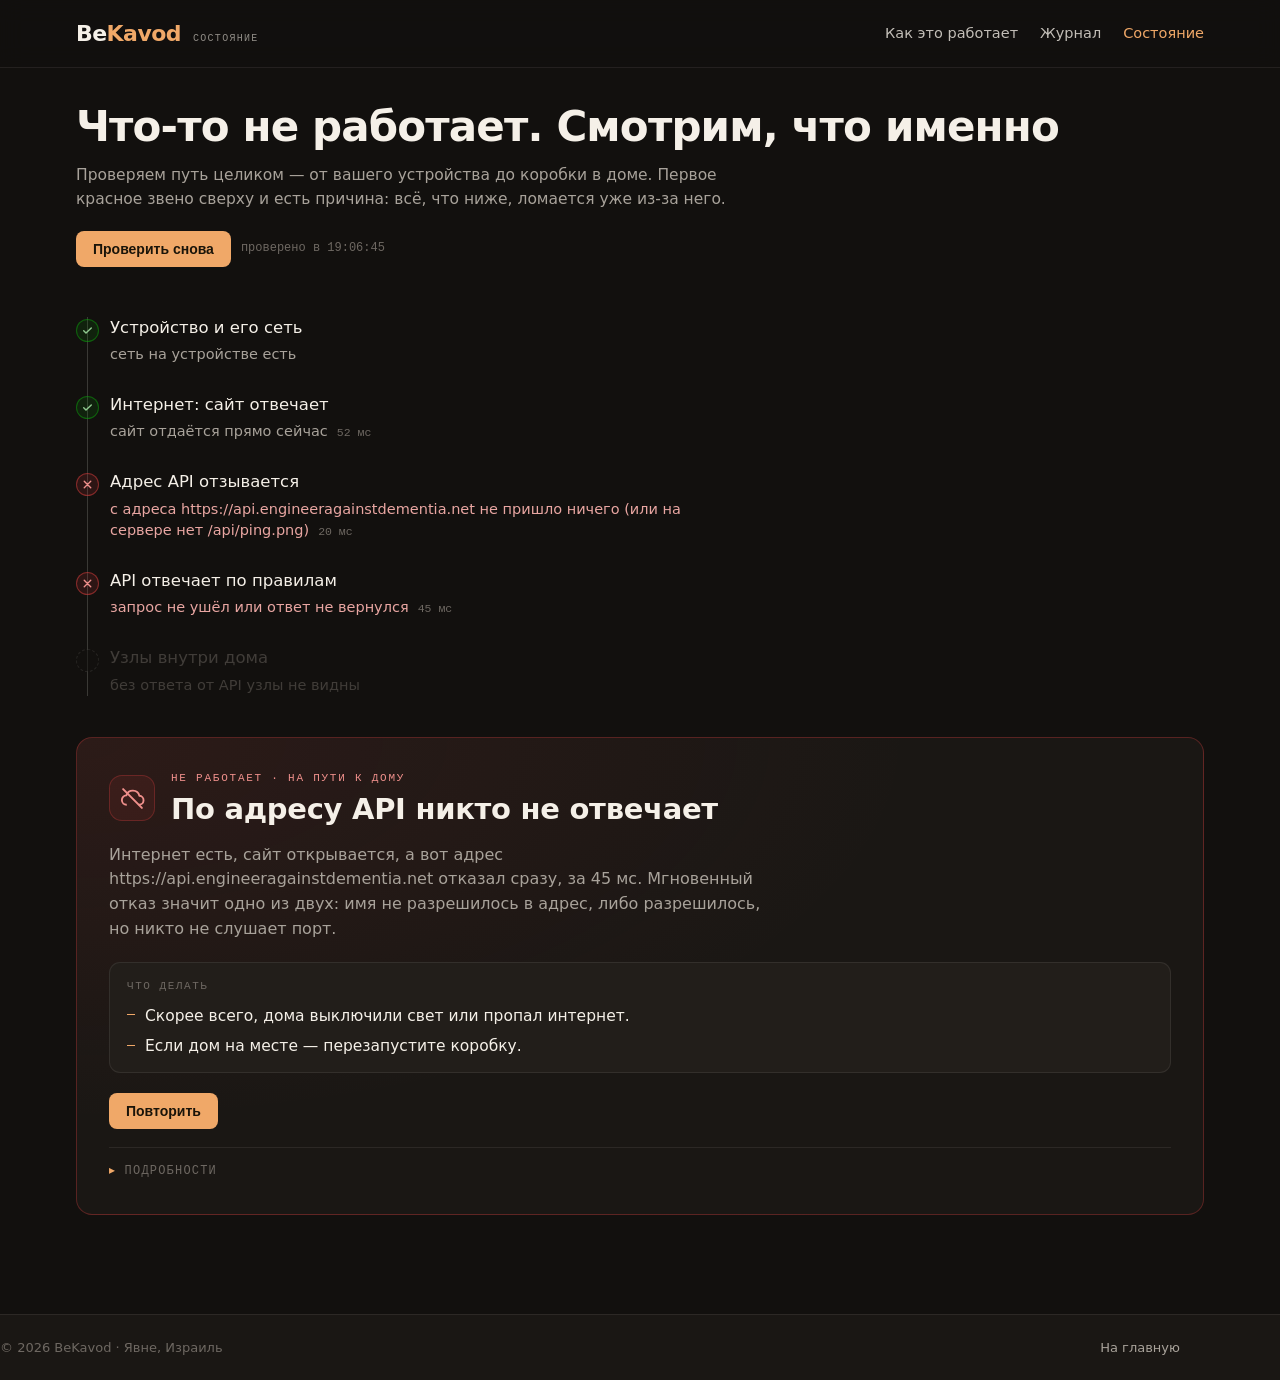
<file: status/index.html>
<!DOCTYPE html>
<html lang="ru" dir="ltr">
<head>
<meta charset="utf-8">
<meta name="viewport" content="width=device-width, initial-scale=1">
<title>Состояние системы — BeKavod</title>
<meta name="description" content="Проверка связи с системой BeKavod: где именно порвалась цепочка и что с этим делать.">
<meta name="theme-color" content="#12100E">
<meta name="robots" content="noindex">

<!-- Адрес сервера журнала. Другой домен = нужны заголовки CORS, иначе
     браузер не отдаст странице даже те ответы, которые сервер прислал.
     Проверить против другого сервера, не правя файл: ?api=<адрес> -->
<meta name="api-base" content="https://api.engineeragainstdementia.net">
<meta name="app-version" content="1.4.2">

<link rel="stylesheet" href="../css/style.css?v=2">
<link rel="stylesheet" href="../css/journal.css?v=2">
<link rel="stylesheet" href="../css/fault.css?v=2">
</head>
<body class="jrn-page">

<!-- ==========================================================================
     СОСТОЯНИЕ СИСТЕМЫ

     Страница, которую открывают, когда «ничего не работает». Её задача —
     не успокоить, а назвать причину. Поэтому она:
       · проверяет всю цепочку, а не только последнее звено;
       · показывает, чем именно доказан каждый вывод;
       · даёт разное тем, кто пришёл: обычному человеку — что сделать,
         владельцу — что посмотреть в консоли.

     Сама страница не зависит от API: если сервера нет вовсе, она всё равно
     откроется и всё равно объяснит.
     ========================================================================== -->

<header class="topbar">
  <div class="wrap topbar__in">
    <a class="brand" href="../">
      <span class="brand__mark">Be<span>Kavod</span></span>
      <span class="brand__tag">состояние</span>
    </a>

    <nav class="topbar__nav" aria-label="Разделы">
      <a href="../#how" data-sec>Как это работает</a>
      <a href="../journal/">Журнал</a>
      <a href="./" aria-current="page">Состояние</a>
    </nav>
  </div>
</header>

<main class="wrap st">

  <header class="st__head">
    <h1>Что-то не работает. Смотрим, что именно</h1>
    <p class="st__sub">
      Проверяем путь целиком — от вашего устройства до коробки в доме.
      Первое красное звено сверху и есть причина: всё, что ниже, ломается
      уже из-за него.
    </p>
    <div class="st__bar">
      <button class="btn btn--primary btn--sm" id="again" type="button">Проверить снова</button>
      <span class="st__stamp" id="stamp">—</span>
    </div>
    <div id="simSlot"></div>
  </header>

  <!-- цепочка проверок -->
  <ol class="chain" id="chain"></ol>

  <!-- приговор: карточка сбоя или «всё работает» -->
  <div id="verdict" hidden></div>

  <!-- узлы внутри дома, если API до них дозвонилось -->
  <section class="parts" id="parts" hidden>
    <p class="parts__h">Что внутри дома</p>
    <ul class="parts__grid" id="partsGrid"></ul>
  </section>

  <!-- ------------------------------------------------------------------
       НАБОР СЦЕНАРИЕВ.
       Бэкенда ещё нет, а поведение при аварии проверять надо — и не в
       день аварии. Каждая ссылка подделывает конкретный отказ на уровне
       сетевого слоя: страница проходит тот же путь, что и в жизни, и
       выносит настоящий диагноз по поддельным данным.
       ------------------------------------------------------------------ -->
  <details class="scenes">
    <summary>Проверка сценариев — как это выглядит при каждой поломке</summary>
    <p class="scenes__note">
      Ничего из этого не влияет на настоящую систему: подделывается только
      ответ сервера внутри вкладки. Открывайте с телефона — так видно то же,
      что увидит человек в шесть утра.
    </p>
    <div class="scenes__grid" id="scenes"></div>
  </details>

</main>

<footer class="foot foot--slim">
  <div class="wrap foot__bot">
    <span>© 2026 BeKavod · Явне, Израиль</span>
    <a href="../">На главную</a>
  </div>
</footer>

<script src="../js/api.js?v=2" defer></script>
<script src="../js/fault.js?v=2" defer></script>
<script src="../js/status.js?v=2" defer></script>
</body>
</html>
</file>
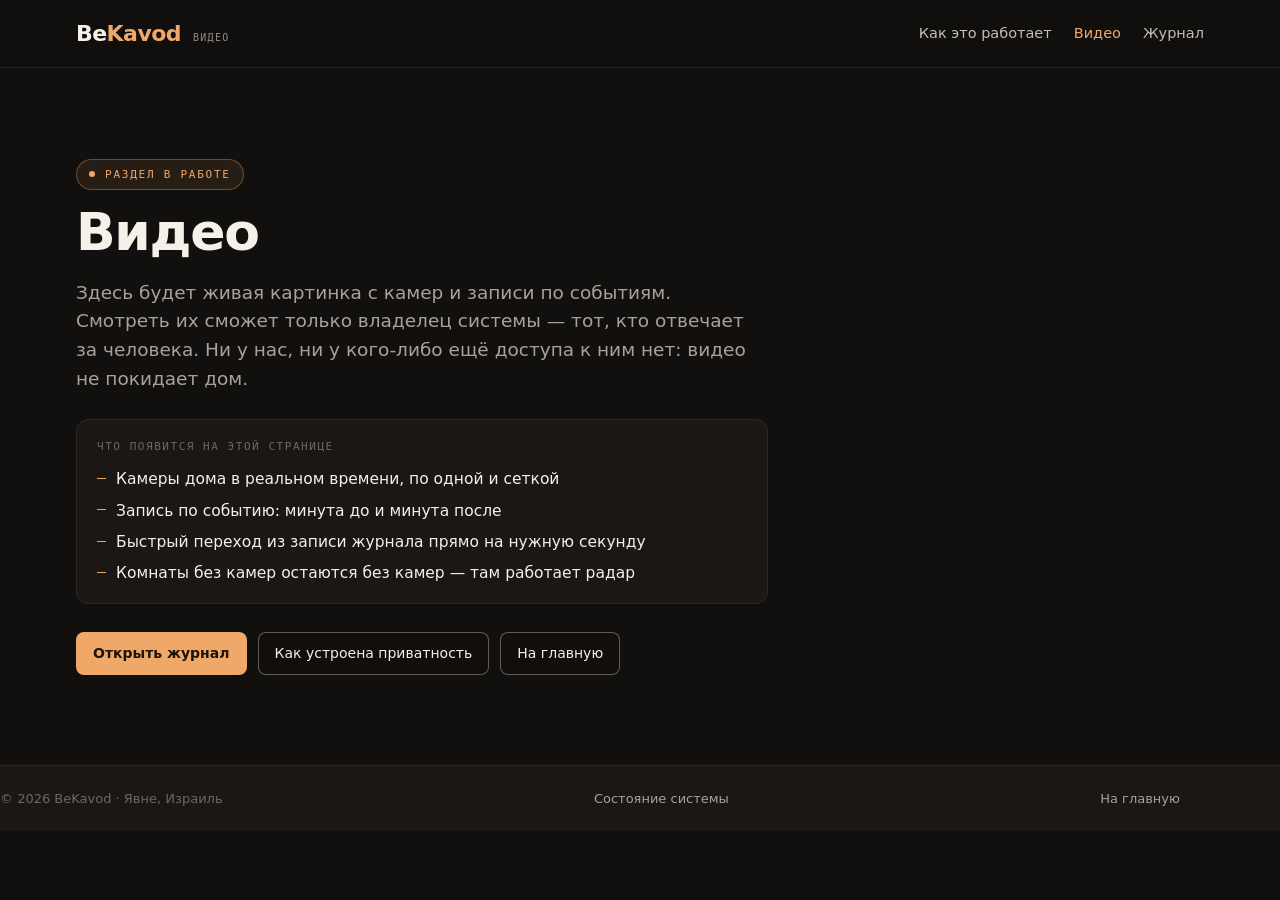
<file: video/index.html>
<!DOCTYPE html>
<html lang="ru" dir="ltr">
<head>
<meta charset="utf-8">
<meta name="viewport" content="width=device-width, initial-scale=1">
<title>Видео — BeKavod</title>
<meta name="description" content="Живые кадры и записи. Раздел готовится, доступ только у владельца.">
<meta name="theme-color" content="#12100E">
<meta name="robots" content="noindex">
<link rel="stylesheet" href="../css/style.css?v=2">
<link rel="stylesheet" href="../css/journal.css?v=2">
<link rel="stylesheet" href="../css/fault.css?v=2">
</head>
<body class="jrn-page">

<!-- ==========================================================================
     ВИДЕО — заглушка.

     Важно, что именно тут написано. Раздел про камеры в доме, где живёт
     пожилой человек, — самое чувствительное место сайта. Поэтому заглушка
     не отделывается словом «скоро», а сразу называет правило доступа:
     кадры видит только тот, кто отвечает за человека. Иначе первое, что
     приходит в голову посетителю: «а кто ещё это смотрит?»
     ========================================================================== -->

<header class="topbar">
  <div class="wrap topbar__in">
    <a class="brand" href="../">
      <span class="brand__mark">Be<span>Kavod</span></span>
      <span class="brand__tag">видео</span>
    </a>
    <nav class="topbar__nav" aria-label="Разделы">
      <a href="../#how" data-sec>Как это работает</a>
      <a href="./" aria-current="page">Видео</a>
      <a href="../journal/">Журнал</a>
    </nav>
  </div>
</header>

<main class="wrap">
  <section class="soon">
    <p class="soon__eyebrow"><i aria-hidden="true"></i>Раздел в работе</p>
    <h1>Видео</h1>

    <p class="soon__lead">
      Здесь будет живая картинка с камер и записи по событиям. Смотреть их
      сможет только владелец системы — тот, кто отвечает за человека.
      Ни у нас, ни у кого-либо ещё доступа к ним нет: видео не покидает дом.
    </p>

    <div class="soon__what">
      <h2>Что появится на этой странице</h2>
      <ul>
        <li>Камеры дома в реальном времени, по одной и сеткой</li>
        <li>Запись по событию: минута до и минута после</li>
        <li>Быстрый переход из записи журнала прямо на нужную секунду</li>
        <li>Комнаты без камер остаются без камер — там работает радар</li>
      </ul>
    </div>

    <div class="soon__go">
      <a class="btn btn--primary btn--sm" href="../journal/">Открыть журнал</a>
      <a class="btn btn--ghost btn--sm" href="../#privacy">Как устроена приватность</a>
      <a class="btn btn--ghost btn--sm" href="../">На главную</a>
    </div>
  </section>
</main>

<footer class="foot foot--slim">
  <div class="wrap foot__bot">
    <span>© 2026 BeKavod · Явне, Израиль</span>
    <a href="../status/">Состояние системы</a>
    <a href="../">На главную</a>
  </div>
</footer>

</body>
</html>
</file>
<file: css/style.css>
/* ==========================================================================
   BeKavod — дизайн-система
   Палитра прогнана через валидатор: контраст, цветовая слепота, разделимость.
   ========================================================================== */
:root{
  --bg:#12100E;
  --surface:#1A1714;
  --surface-2:#221E1A;
  --ink:#F5F0E8;
  --ink-2:#A8A29A;
  --ink-3:#6E6862;
  --accent:#F0A868;
  --accent-hi:#F6B87E;
  --line:rgba(245,240,232,.08);
  --line-strong:rgba(245,240,232,.18);
  --good:#0ca30c;
  --warn:#fab219;
  --crit:#d03b3b;
  --sans:'Inter',-apple-system,BlinkMacSystemFont,'Segoe UI',system-ui,sans-serif;
  --mono:'JetBrains Mono',ui-monospace,'SF Mono',Menlo,Consolas,monospace;
  --maxw:1180px;
}
*,*::before,*::after{box-sizing:border-box}
html{-webkit-text-size-adjust:100%;scroll-behavior:smooth}
body{
  margin:0;background:var(--bg);color:var(--ink);
  font-family:var(--sans);font-size:17px;line-height:1.62;
  -webkit-font-smoothing:antialiased;
}
img{display:block;max-width:100%}
a{color:var(--accent)}
.wrap{width:100%;max-width:var(--maxw);margin-inline:auto;padding-inline:26px}

/* ==========================================================================
   ШАПКА-БАННЕР
   ========================================================================== */
.hero{position:relative;min-height:max(600px,100svh);
      display:flex;flex-direction:column;overflow:hidden;isolation:isolate;
      border-block-end:1px solid rgba(245,240,232,.20)}

/* Фотография. object-position смещён вправо: рукопожатие должно остаться
   в кадре при любой ширине, а слева освобождается место под текст. */
.hero__media{position:absolute;inset:0;z-index:0}
.hero__media img{width:100%;height:100%;object-fit:cover;
                 object-position:76% 47%;}

/* Затемнение. Два слоя: слева — под текст, снизу — стык с фоном страницы. */
.hero__scrim{position:absolute;inset:0;z-index:1;pointer-events:none;
  background:
    /* пятно под текстом: нижний левый угол */
    radial-gradient(120% 95% at 6% 96%,
      rgba(12,10,8,.96) 0%, rgba(12,10,8,.88) 26%,
      rgba(12,10,8,.55) 48%, rgba(12,10,8,.12) 70%, transparent 84%),
    /* мягкая подложка снизу и стык с фоном страницы */
    linear-gradient(180deg,
      rgba(14,11,9,.55) 0%, rgba(14,11,9,.10) 22%,
      rgba(14,11,9,.10) 46%, rgba(14,11,9,.72) 82%,
      rgba(14,11,9,.94) 94%, var(--bg) 100%),
    /* лёгкая тень слева, чтобы навигация читалась */
    linear-gradient(100deg, rgba(14,11,9,.55) 0%, rgba(14,11,9,.12) 34%, transparent 58%);
}

/* --- навигация --- */
.hero > .wrap{position:relative;z-index:2}
.hero__bar{position:relative;z-index:3;
           border-block-end:1px solid var(--accent)}
.nav{display:flex;align-items:center;justify-content:space-between;
     gap:22px;flex-wrap:wrap;padding-block:22px}
.brand{display:flex;align-items:baseline;gap:12px;text-decoration:none;color:var(--ink)}
.brand__mark{font-size:22px;font-weight:600;letter-spacing:-.025em}
.brand__mark span{color:var(--accent)}
.brand__tag{font-family:var(--mono);font-size:10px;letter-spacing:.13em;
            text-transform:uppercase;color:rgba(245,240,232,.55);white-space:nowrap}
.nav__links{display:flex;gap:26px;align-items:center;flex-wrap:wrap}
.nav__links a{color:rgba(245,240,232,.82);text-decoration:none;font-size:14.5px;
              padding-block:11px}   /* до 44px по высоте — палец попадает */
.nav__links a:hover{color:var(--ink)}
/* Переключатель языка. Активный отмечает сам скрипт — ставит
   aria-current на нужную ссылку. Заливаем её акцентом, а не подкрашиваем
   текст: с одного взгляда должно быть видно, какой язык включён. */
.lang{display:flex;border:1px solid rgba(245,240,232,.22);border-radius:8px;
      overflow:hidden;font-family:var(--mono);font-size:11.5px;
      background:rgba(18,16,14,.5)}
.lang a{padding:12px 14px;color:rgba(245,240,232,.62);text-decoration:none;
        line-height:1;letter-spacing:.06em;
        transition:background .18s, color .18s}
.lang a + a{border-inline-start:1px solid rgba(245,240,232,.14)}
.lang a:hover{background:rgba(245,240,232,.07);color:var(--ink)}
.lang a[aria-current]{background:var(--accent);color:#1A1409;font-weight:600;
        box-shadow:0 0 16px rgba(240,168,104,.35)}
.lang a[aria-current]:hover{background:var(--accent-hi);color:#1A1409}

/* --- содержимое баннера --- */
.hero__body{flex:1;display:flex;align-items:center;padding-block:40px}
.hero__col{max-width:31ch}
.kicker{font-family:var(--mono);font-size:11px;letter-spacing:.11em;
        text-transform:uppercase;color:var(--accent);margin:0 0 22px;
        white-space:nowrap}
.hero h1{margin:0;font-size:clamp(30px,3.9vw,46px);line-height:1.14;
         font-weight:600;letter-spacing:-.025em;
         text-shadow:0 2px 34px rgba(8,6,4,.75)}
.hero h1 .dim{color:#DCD3C7;font-weight:400;font-size:.74em;
              line-height:1.24;display:inline-block;margin-block-start:.18em}

/* --- сменяющаяся строка журнала --- */
.ticker{position:relative;height:62px;margin-block-start:29px}
.ticker__item{position:absolute;inset:0;display:flex;gap:15px;
  align-items:flex-start;opacity:0;transform:translateY(10px);
  transition:opacity .5s ease,transform .5s ease}
.ticker__item.is-on{opacity:1;transform:none}
.ticker__time{font-family:var(--mono);font-size:14px;color:var(--accent);
              padding-block-start:3px;white-space:nowrap}
.ticker__text{font-size:16.5px;color:#E6DED3;line-height:1.45;
              text-shadow:0 1px 18px rgba(8,6,4,.7)}
.ticker__text b{color:var(--ink);font-weight:600}

.cta{display:flex;gap:13px;margin-block-start:33px;
     flex-wrap:nowrap;width:max-content;max-width:none}
.btn{display:inline-block;padding:14px 25px;border-radius:8px;font-size:15.5px;
     text-decoration:none;border:1px solid transparent;transition:.15s;
     white-space:nowrap}
.btn--primary{background:var(--accent);color:#1A1409;font-weight:550}
.btn--primary:hover{background:var(--accent-hi)}
.btn--ghost{border-color:rgba(245,240,232,.34);color:var(--ink);
            background:rgba(18,16,14,.34);backdrop-filter:blur(8px)}
.btn--ghost:hover{border-color:rgba(245,240,232,.6)}

/* --- нижняя полоса баннера --- */
.hero__foot{position:relative;z-index:2;display:flex;justify-content:space-between;
  align-items:center;gap:18px;flex-wrap:wrap;padding-block:18px;
  border-block-start:1px solid rgba(245,240,232,.14);
  font-size:13px;color:rgba(245,240,232,.66)}
.live{display:flex;align-items:center;gap:9px;font-family:var(--mono);font-size:12.5px}
.live__dot{width:8px;height:8px;border-radius:50%;background:var(--good);
  box-shadow:0 0 0 0 rgba(12,163,12,.6);animation:pulse 2.4s infinite}
@keyframes pulse{70%{box-shadow:0 0 0 9px rgba(12,163,12,0)}
                 100%{box-shadow:0 0 0 0 rgba(12,163,12,0)}}
.credit{font-family:var(--mono);font-size:11.5px;color:rgba(245,240,232,.52)}

/* ==========================================================================
   АДАПТИВ
   ========================================================================== */
@media (max-width:880px){
  /* Узкий экран: текст НЕ накладываем на фото.
     Порядком флекса ставим навигацию первой, под ней фото полосой,
     под фото — текст на чистом фоне. Абсолютов нет: .nav позиционировался
     относительно своей обёртки и уезжал на текст. */
  .hero{min-height:0}
  .hero__bar{order:-1}                            /* навигация наверх */
  .hero__media{order:0;position:relative;inset:auto;aspect-ratio:16/11}
  .hero__media img{object-position:56% 46%}
  /* мягкий стык фото с фоном страницы */
  .hero__media::after{content:"";position:absolute;inset-inline:0;
    inset-block-end:-1px;height:34%;pointer-events:none;
    background:linear-gradient(180deg,transparent,var(--bg) 92%)}
  .hero__scrim{display:none}
  .hero__body{display:block;padding-block:30px 4px}
  .hero__col{max-width:none}
  .ticker{height:88px}
  .nav{padding-block:16px}
  .kicker{font-size:9.5px;letter-spacing:.08em}
  .cta{width:auto}
  .cta .btn{padding:12px 15px;font-size:14.5px}
}
@media (max-width:520px){
  body{font-size:16px}
  .nav__links a:not(.lang a){display:none}
  .ticker{height:104px}
}
@media (max-width:380px){
  /* На самых узких экранах две кнопки в строку не влезают */
  .cta{flex-wrap:wrap}
  .cta .btn{flex:1 1 100%;text-align:center}
}

/* Уважаем настройку «меньше движения» */
@media (prefers-reduced-motion:reduce){
  .ticker__item{transition:none}
  .live__dot{animation:none}
  html{scroll-behavior:auto}
}

/* RTL: всё на logical properties, поэтому нужен только разворот фото */
[dir="rtl"] .hero__media img{transform:scaleX(-1)}
[dir="rtl"] .hero__scrim{background:
  linear-gradient(260deg,
    rgba(14,11,9,.94) 0%, rgba(14,11,9,.86) 26%, rgba(14,11,9,.52) 52%,
    rgba(14,11,9,.10) 78%, rgba(14,11,9,0) 100%),
  linear-gradient(180deg,
    rgba(14,11,9,.62) 0%, rgba(14,11,9,0) 26%, rgba(14,11,9,0) 58%,
    rgba(14,11,9,.80) 88%, var(--bg) 100%)}


/* ==========================================================================
   ПОЧЕМУ BEKAVOD — фотография во всю ширину, текст слева
   ========================================================================== */
.why{position:relative;overflow:hidden;isolation:isolate;
     min-height:clamp(680px,94svh,940px);display:flex;
     border-block-end:1px solid var(--line)}

.why__media{position:absolute;inset:0;z-index:0}
.why__media img{width:100%;height:100%;object-fit:cover;object-position:66% 34%}

/* Затемнение: плотное слева под текст, лёгкое справа — там лицо */
.why__scrim{position:absolute;inset:0;z-index:1;pointer-events:none;
  background:
    linear-gradient(96deg,
      rgba(12,10,8,.95) 0%, rgba(12,10,8,.90) 24%,
      rgba(12,10,8,.62) 44%, rgba(12,10,8,.18) 66%,
      rgba(12,10,8,.02) 84%, transparent 100%),
    linear-gradient(180deg,
      rgba(14,11,9,.62) 0%, rgba(14,11,9,.06) 22%,
      rgba(14,11,9,.06) 62%, rgba(14,11,9,.72) 90%, var(--bg) 100%);
}

.why__in{position:relative;z-index:2;display:flex;align-items:center;
         padding-block:clamp(40px,6vh,80px)}
.why__text{max-width:48.5ch}

/* ВОПРОС — главный заголовок раздела. Ответ идёт ниже и мельче. */
.why__q{margin:0;font-size:clamp(27px,min(4.6vw,5.4vh),54px);line-height:1.06;
        font-weight:600;letter-spacing:-.028em;color:var(--ink);
        white-space:nowrap;                 /* вопрос всегда одной строкой */
        text-shadow:0 2px 34px rgba(8,6,4,.82)}
.why__brand{font-weight:600}
.why__brand span{color:var(--accent)}

/* Короткая черта отделяет вопрос от ответа */
.why__q::after{content:"";display:block;width:64px;height:2px;
               background:var(--accent);margin-block-start:clamp(14px,2.4vh,26px)}

/* Первая фраза ответа — крупнее остального текста */
.why__text p.why__lead{margin:clamp(16px,2.6vh,26px) 0 0;
           font-size:clamp(17px,min(2.1vw,2.5vh),24px);
           line-height:1.34;font-weight:500;color:var(--ink);
           max-width:29ch;letter-spacing:-.012em;
           text-shadow:0 2px 26px rgba(8,6,4,.8)}
.why__text p{margin:clamp(12px,2.1vh,22px) 0 0;color:#DDD5CA;max-width:52ch;
             font-size:clamp(14.5px,min(1.25vw,1.85vh),17.5px);
             text-shadow:0 1px 20px rgba(8,6,4,.75)}


.pull{margin:clamp(16px,2.7vh,30px) 0 0;padding:4px 0 4px 22px;
      border-inline-start:2px solid var(--accent);
      font-size:clamp(17px,min(2.1vw,2.4vh),23px);line-height:1.36;
      color:var(--ink);font-weight:500;max-width:34ch;
      text-shadow:0 2px 26px rgba(8,6,4,.85)}

/* Заключение — теперь это обещание, а не подпись. Поэтому крупно. */
.why__text p.closing{margin-block-start:clamp(16px,2.8vh,34px);
      padding-block-start:clamp(14px,2.2vh,24px);
      border-block-start:1px solid rgba(245,240,232,.16);
      font-size:clamp(18px,min(2.3vw,2.6vh),26px);line-height:1.28;font-weight:500;
      color:var(--ink);max-width:24ch;letter-spacing:-.012em}
.closing b{color:var(--accent);font-size:1.2em;font-weight:500;
           margin-inline-end:4px}
.closing span{color:var(--accent)}
.why__text p b{color:var(--ink);font-weight:600}

/* Плашка в правом нижнем углу — поверх места, где на футболке наклейка */
.factcard{position:absolute;inset-block-end:46px;inset-inline-end:26px;
          width:min(320px,38%);
          border:1px solid rgba(245,240,232,.16);border-radius:12px;
          padding:20px 22px;background:rgba(18,15,12,.82);
          backdrop-filter:blur(10px)}
.factcard__label{margin:0;font-family:var(--mono);font-size:12px;font-weight:500;
                 letter-spacing:.14em;text-transform:uppercase;color:var(--accent)}
.factcard__value{margin:9px 0 0;font-size:18px;font-weight:600;color:var(--ink)}
.factcard__note{margin:8px 0 0;font-size:13.5px;line-height:1.5;color:var(--ink-2)}

@media (max-width:880px){
  /* Узкий экран: текст не накладываем на фото */
  .why{min-height:0;display:block}
  .why__media{position:relative;inset:auto;aspect-ratio:16/11}
  .why__media img{object-position:62% 30%}
  .why__media::after{content:"";position:absolute;inset-inline:0;
    inset-block-end:-1px;height:32%;pointer-events:none;
    background:linear-gradient(180deg,transparent,var(--bg) 92%)}
  .why__scrim{display:none}
  .why__in{display:block;padding-block:34px 56px}
  .why__text{max-width:none}
  .why__text p,.why__q,.pull{text-shadow:none}
  .why__q::after{margin-block-start:20px}
  .why__text p{color:var(--ink-2)}

  .factcard{position:static;width:auto;margin-block-start:34px;
            backdrop-filter:none;background:var(--surface-2)}
}


/* ==========================================================================
   КАК ЭТО РАБОТАЕТ · провода и блоки

   Сетка блока симметрична: 1fr — жёлоб — 1fr. Центр жёлоба всегда ровно
   на 50%, поэтому провода вешаются на calc(50% + смещение) и ширину
   колонок знать не нужно.

   Провода нарезаны на куски по блокам, чтобы каждый кусок знал, где ему
   оборваться:
       .lead     провода проявляются из ничего
       .node     кусок внутри блока; .lane--cut обрывается на развилке
       .tail     остаток уходит вниз и тает
   Линия развилки в каждом блоке — вертикальная середина колонки с
   картинками. Для двух картинок это ровно просвет между ними, для одной —
   её центр. В обоих случаях это 50% высоты блока за вычетом отбивки,
   поэтому обрыв провода считается одной формулой.
   ========================================================================== */
:root{
  --wire:rgba(240,168,104,.46);
  --sp:7px;                             /* шаг между проводами */
  --gutter:clamp(112px,14vw,190px);
  --pic:clamp(150px,21vw,290px);
  --pic-gap:clamp(24px,3.4vh,48px);
  --brain:clamp(210px,30vw,400px);
  --alert:clamp(210px,30vw,400px);
  --box:clamp(200px,26vw,350px);
  --pre:150px;      /* сколько провод идёт до коробки */
  --stub:calc(var(--gutter) * .24);     /* вылет от картинки до стойки */
  --lead:130px;                         /* сколько провода видно сверху */
  --tail:170px;                         /* и снизу */
  --node-gap:clamp(64px,9vh,132px);     /* отбивка между блоками */
}

.how{padding-block:clamp(64px,9vh,120px) clamp(40px,6vh,90px);background:var(--bg)}

.eyebrow{margin:0;font-family:var(--mono);font-size:12px;font-weight:500;
         letter-spacing:.16em;text-transform:uppercase;color:var(--accent)}

.how__head{max-width:660px;margin-inline:auto;text-align:center}
.how__title{margin:0;font-size:clamp(30px,4.2vw,52px);line-height:1.08;
            font-weight:600;letter-spacing:-.028em;color:var(--ink)}
.how__title::after{content:"";display:block;width:64px;height:2px;
                   background:var(--accent);margin:22px auto 0}
.how__sub{margin:22px 0 0;font-size:clamp(17px,2vw,21px);line-height:1.4;
          color:var(--ink-2)}

.rail{margin-block-start:clamp(20px,3vh,44px)}

/* ---------- провода ---------- */
.lead,.tail{position:relative}
.lead{height:var(--lead)}
.tail{height:var(--tail)}

.lane{position:absolute;z-index:0;pointer-events:none;width:1px;
      inset-block:0 0;inset-inline-start:calc(50% + var(--x));
      background:var(--wire)}
.lane--1{--x:calc(-3 * var(--sp))}
.lane--2{--x:calc(-1 * var(--sp))}
.lane--3{--x:calc( 1 * var(--sp))}
.lane--4{--x:calc( 3 * var(--sp))}

/* сверху проявляются, снизу тают */
.lead .lane{background:linear-gradient(180deg,transparent,var(--wire))}
.tail .lane{background:linear-gradient(180deg,var(--wire),transparent)}

/* провод, который в этом блоке уходит в сторону, обрывается на развилке */
.lane--cut{inset-block-end:auto;
           height:calc((100% - var(--node-gap)) / 2)}

/* ---------- блок ---------- */
.node{position:relative;display:grid;
      grid-template-columns:1fr var(--gutter) 1fr;align-items:center;
      padding-block-end:var(--node-gap)}
.node__media{grid-row:1;position:relative}
.node__say{grid-row:1;max-width:46ch}

/* 01 — картинки слева, текст справа */
.node--eyes .node__media{grid-column:1;justify-self:end;width:var(--pic)}
.node--eyes .node__say{grid-column:3}
/* 02 — зеркально: текст слева, картинка справа */
.node--mind .node__media{grid-column:3;justify-self:start;width:var(--brain)}
.node--mind .node__say{grid-column:1;justify-self:end}
/* 03 — снова картинка слева, текст справа */
.node--alert .node__media{grid-column:1;justify-self:end;width:var(--alert)}
.node--alert .node__say{grid-column:3}

/* ---------- картинка в рамке ---------- */
.pic{position:relative;z-index:1;margin:0;width:100%;aspect-ratio:1;
     padding:6px;border:1px solid var(--wire);border-radius:22px;
     background:var(--surface);box-shadow:0 20px 50px rgba(0,0,0,.5)}
.pic + .pic{margin-block-start:var(--pic-gap)}
.pic picture{display:block;width:100%;height:100%}
.pic img{width:100%;height:100%;object-fit:cover;border-radius:16px}

/* холст мозга: подложка темнее фона, чтобы свечение читалось */
.pic--brain{background:radial-gradient(120% 120% at 50% 45%,
              #191410 0%, #120F0C 60%, #0D0B09 100%);
            box-shadow:0 20px 60px rgba(0,0,0,.55),
                       inset 0 0 60px rgba(240,168,104,.05)}
.pic--brain canvas{display:block;width:100%;height:100%;border-radius:16px;
                   touch-action:pan-y}

/* ---------- развилка на две картинки (блок 01) ---------- */
.br{position:absolute;z-index:0;pointer-events:none;
    inset-inline-start:100%;width:var(--stub);
    height:calc((var(--pic) + var(--pic-gap)) / 2);
    border-inline-end:1px solid var(--wire)}
.br--top{inset-block-start:calc(var(--pic) / 2);
         border-block-start:1px solid var(--wire);border-start-end-radius:20px}
.br--bot{inset-block-start:calc(var(--pic) + var(--pic-gap) / 2);
         border-block-end:1px solid var(--wire);border-end-end-radius:20px}

/* подвод от развилки до своего провода */
.feed{position:absolute;z-index:0;pointer-events:none;height:1px;
      inset-inline-start:100%;margin-inline-start:var(--stub);
      inset-block-start:calc(var(--pic) + var(--pic-gap) / 2);
      width:calc(var(--gutter) / 2 - 3 * var(--sp) - var(--stub));
      background:var(--wire)}

/* Провод берётся с той стороны, где стоит картинка, — иначе шнур
   пересекал бы колонку с текстом.

   Блок 02: картинка СПРАВА, тянем от крайнего правого провода.
   Он стоит на (центр + 3 шага), левый край рамки — на (центр + половина
   жёлоба), значит длина подвода это разность. */
.feed--right{inset-inline-start:auto;inset-inline-end:100%;
             margin-inline-start:0;
             inset-block-start:calc(50% - .5px);
             width:calc(var(--gutter) / 2 - 3 * var(--sp))}
/* Блок 03: картинка СЛЕВА, тянем к ближнему левому проводу.
   Зеркально, длина та же. */
.feed--left{inset-inline-start:100%;margin-inline-start:0;
            inset-block-start:calc(50% - .5px);
            width:calc(var(--gutter) / 2 - var(--sp))}

/* точка входа в рамку */
.feed--right::after,.feed--left::after{content:"";position:absolute;
  inset-block-start:-2.5px;width:6px;height:6px;border-radius:50%;
  background:var(--accent);box-shadow:0 0 10px rgba(240,168,104,.7)}
.feed--right::after{inset-inline-end:-3px}
.feed--left::after{inset-inline-start:-3px}

/* ---------- 04 · коробка по центру, провод растворяется над ней ----------
   Провод спускается по своей дорожке, S-образным изгибом переходит на
   центр и гаснет. S собран из двух четвертей окружности радиусом
   1.5 шага: правая поворачивает вниз→влево, левая влево→вниз. Радиусы
   равны половине сдвига, поэтому дуги стыкуются без прямого участка. */
.node--box{display:block;padding-block-start:var(--pre);text-align:center}
.node--box .lane--cut{height:calc(var(--pre) - 96px)}

/* На широком экране изгиба нет: последний провод идёт прямо вниз и
   гаснет над коробкой. Угол нужен только на узком, где жгут у края. */
.wire-s{display:none;position:absolute;z-index:0;pointer-events:none}

/* хвост провода: гаснет, не доходя до коробки */
.drop{position:absolute;z-index:0;pointer-events:none;width:1px;
      inset-inline-start:calc(50% + var(--sp) - .5px);
      inset-block-start:calc(var(--pre) - 96px);
      height:74px;
      background:linear-gradient(180deg,var(--wire),transparent)}

/* ---------- кольцо: тезисы вокруг коробки ---------- */
.ring{display:grid;grid-template-columns:1fr auto 1fr;
      align-items:center;column-gap:clamp(28px,4vw,64px)}
.pic--box{width:var(--box);margin-inline:auto}

.claims{margin:0;padding:0;list-style:none;display:grid;
        gap:clamp(26px,4vh,46px)}
.claims li{margin:0}
.claims b{display:block;font-size:17px;font-weight:600;line-height:1.28;
          letter-spacing:-.014em;color:var(--ink)}
.claims span{display:block;margin-block-start:8px;font-size:14.5px;
             line-height:1.5;color:var(--ink-2)}
.claims--start{text-align:end}
.claims--start li{padding-inline-end:16px;
                  border-inline-end:1px solid rgba(240,168,104,.22)}
.claims--end{text-align:start}
.claims--end li{padding-inline-start:16px;
                border-inline-start:1px solid rgba(240,168,104,.22)}

.box__say{max-width:56ch;margin:clamp(34px,5vh,60px) auto 0}
.box__say .say__kind{justify-content:center}
.box__say .say__kind::after{display:none}
.box__say .say__p{margin-inline:auto}

/* ---------- текст ---------- */
/* Подзаголовок блока: номер в янтарной рамке, подпись светлая, дальше
   тонкая черта до конца колонки. Раньше это была тусклая моношрифтовая
   строка — её просто не замечали. */
.say__kind{margin:0;display:flex;align-items:center;gap:14px;
           font-family:var(--mono);font-size:13.5px;font-weight:500;
           letter-spacing:.2em;text-transform:uppercase;color:var(--ink)}
.say__kind i{font-style:normal;flex:none;
             display:grid;place-items:center;min-width:34px;height:28px;
             padding-inline:8px;border:1px solid rgba(240,168,104,.45);
             border-radius:8px;background:rgba(240,168,104,.10);
             color:var(--accent);font-size:13px;font-weight:600;
             letter-spacing:.04em}
.say__kind::after{content:"";flex:1;height:1px;min-width:20px;
                  background:linear-gradient(90deg,
                    rgba(240,168,104,.34),rgba(240,168,104,0))}
.say__h{margin:16px 0 0;font-size:clamp(24px,3vw,36px);line-height:1.14;
        font-weight:600;letter-spacing:-.024em;color:var(--ink)}
.say__p{margin:18px 0 0;font-size:16.5px;line-height:1.6;color:var(--ink-2)}
.say__p b{color:var(--ink);font-weight:600}

@media (max-width:900px){
  /* Узкий экран: жгут уходит к ПРАВОМУ краю, картинки колонкой слева,
     описание под ними. Развилка та же, просто подвод тянется вправо.
     .node__media снимаем с position:relative — тогда развилка считается
     от всего блока и подвод растягивается двумя отступами, без знания
     ширины экрана. */
  :root{--sp:4px;--pic:clamp(142px,44vw,208px);--pic-gap:24px;
        --brain:clamp(180px,56vw,280px);--alert:clamp(180px,56vw,280px);
        --stub:34px;--lead:96px;--tail:120px;--rail-edge:20px;
        --node-gap:clamp(48px,7vh,84px)}

  .how__head{text-align:start;margin-inline:0}
  .how__title::after{margin-inline:0}

  .node{display:block;padding-inline-end:calc(var(--rail-edge) + 58px)}
  /* justify-self снимаем явно: в свежих Chrome выравнивание работает
     и в блочной раскладке, и блок уезжал к правому краю. */
  .node__media,.node--eyes .node__media,.node--mind .node__media{
      position:static;justify-self:start}
  .node--eyes .node__media{width:var(--pic)}
  .node--mind .node__media{width:var(--brain)}
  .node--alert .node__media{width:var(--alert)}
  .node__say,.node--mind .node__say{max-width:none;margin-block-start:32px;
      justify-self:start}

  .lane{inset-inline-start:auto;
        inset-inline-end:calc(var(--rail-edge) - var(--x))}
  /* Картинки встали над текстом, поэтому линия развилки больше не
     середина блока — она привязана к самим картинкам. */
  /* Коробка по центру, провод приходит к ней от правого края одним углом */
  :root{--box:clamp(180px,58vw,260px);--pre:134px}
  .node--box{padding-inline-end:0;padding-block-start:var(--pre)}
  .node--box .lane--cut{height:calc(var(--pre) - 96px)}
  /* Угол нужен только тут: жгут прижат к краю, коробка по центру. */
  .wire-s--a{display:block;
    inset-block-start:calc(var(--pre) - 96px);
    inset-inline-start:50%;width:auto;height:34px;
    inset-inline-end:calc(var(--rail-edge) - var(--sp));
    border-inline-end:1px solid var(--wire);
    border-block-end:1px solid var(--wire);
    border-end-end-radius:20px}
  .drop{inset-inline-start:calc(50% - .5px);
        inset-block-start:calc(var(--pre) - 96px + 34px);
        height:calc(96px - 34px - 18px)}
  /* В колонку: сначала коробка — провод приходит прямо к ней, —
     а тезисы уже под ней. */
  .ring{grid-template-columns:1fr;justify-items:stretch;row-gap:28px}
  .pic--box{order:-1}
  .claims{gap:22px;text-align:start}
  .claims--start,.claims--end{text-align:start}
  .claims--start li,.claims--end li{padding-inline:16px 0;
      border-inline-end:0;
      border-inline-start:1px solid rgba(240,168,104,.22)}
  .box__say{margin-inline:0;max-width:none;text-align:start}

  .node--eyes .lane--cut{height:calc(var(--pic) + var(--pic-gap) / 2)}
  .node--mind .lane--cut{height:calc(var(--brain) / 2)}
  .node--alert .lane--cut{height:calc(var(--alert) / 2)}

  .br{inset-inline-start:var(--pic)}
  .feed{inset-inline-start:calc(var(--pic) + var(--stub));
        inset-inline-end:calc(var(--rail-edge) + 3 * var(--sp));
        margin-inline-start:0;width:auto}
  .feed--right{inset-inline-start:var(--brain);
        inset-inline-end:calc(var(--rail-edge) - 3 * var(--sp));
        inset-block-start:calc(var(--brain) / 2);width:auto}
  .feed--left{inset-inline-start:var(--alert);
        inset-inline-end:calc(var(--rail-edge) + var(--sp));
        inset-block-start:calc(var(--alert) / 2);width:auto}
  .feed--right::after{inset-inline-end:auto;inset-inline-start:-3px}
}
@media (max-width:560px){
  :root{--pic:clamp(128px,46vw,172px);--brain:clamp(170px,58vw,240px);
        --alert:clamp(170px,58vw,240px);--stub:26px;--rail-edge:16px}
  .say__h{font-size:clamp(22px,7vw,28px)}
}

/* ==========================================================================
   СВЯЗАТЬСЯ

   Форму не ставим: покупатель тут — взрослый человек, которому проще
   нажать «позвонить», чем заполнять поля. Каждый канал — крупная
   ссылка высотой под палец, значения показаны сразу, без раскрытия.
   ========================================================================== */
.contact{padding-block:clamp(72px,10vh,132px);background:var(--bg);
         border-block-start:1px solid var(--line)}
.contact__grid{display:grid;grid-template-columns:1.05fr .95fr;
               gap:clamp(40px,6vw,96px);align-items:start}

.contact__h{margin:20px 0 0;font-size:clamp(28px,3.6vw,44px);line-height:1.1;
            font-weight:600;letter-spacing:-.026em;color:var(--ink)}
.contact__lead{margin:18px 0 0;font-size:17px;line-height:1.55;
               color:var(--ink-2);max-width:38ch}

.steps{margin:clamp(30px,4vh,46px) 0 0;padding:0;list-style:none;
       display:grid;gap:22px}
.steps li{display:grid;grid-template-columns:auto 1fr;
          column-gap:16px;row-gap:4px;align-items:start}
.steps__n{grid-row:1 / span 2;width:32px;height:32px;border-radius:50%;
          display:grid;place-items:center;
          border:1px solid rgba(240,168,104,.4);color:var(--accent);
          font-family:var(--mono);font-size:13px;font-weight:600}
.steps b{font-size:16.5px;font-weight:600;color:var(--ink);
         letter-spacing:-.012em}
.steps em{font-style:normal;font-size:14.5px;line-height:1.5;color:var(--ink-2)}
.contact__where{margin:clamp(28px,4vh,44px) 0 0;font-family:var(--mono);
                font-size:12.5px;letter-spacing:.08em;color:var(--ink-3)}

/* --- каналы --- */
.chan{display:grid;grid-template-columns:auto 1fr auto;align-items:center;
      gap:18px;padding:18px 20px;text-decoration:none;
      border:1px solid var(--line);border-radius:14px;
      background:var(--surface);color:var(--ink);
      transition:border-color .18s, background .18s, transform .18s}
.chan + .chan{margin-block-start:12px}
.chan:hover,.chan:focus-visible{border-color:rgba(240,168,104,.5);
      background:var(--surface-2);transform:translateY(-1px)}
.chan__i{width:26px;height:26px;flex:none;fill:var(--accent);color:var(--accent)}
.chan__i--cut{fill:var(--surface)}
.chan:hover .chan__i--cut{fill:var(--surface-2)}
.chan__t b{display:block;font-size:16.5px;font-weight:600;letter-spacing:-.012em}
.chan__t em{display:block;margin-block-start:3px;font-style:normal;
            font-family:var(--mono);font-size:13px;color:var(--ink-2);
            word-break:break-word}
.chan__go{color:var(--accent);font-size:19px;line-height:1;
          transition:transform .18s}
.chan:hover .chan__go{transform:translateX(4px)}
.chan__note{margin:18px 0 0;font-size:14px;line-height:1.5;color:var(--ink-3)}

/* ==========================================================================
   ФУТЕР
   ========================================================================== */
.foot{background:var(--surface);border-block-start:1px solid var(--line);
      padding-block:clamp(48px,7vh,78px) 26px}
.foot__top{display:grid;grid-template-columns:1.1fr 1.4fr;
           gap:clamp(34px,5vw,80px);align-items:start}
.foot__brand .brand{display:inline-flex}
.foot__tag{margin:16px 0 0;font-size:15px;line-height:1.55;color:var(--ink-2);
           max-width:34ch}
.foot__made{margin:14px 0 0;font-size:13.5px;line-height:1.5;color:var(--ink-3);
            max-width:34ch}

.foot__nav{display:grid;grid-template-columns:repeat(3,1fr);gap:26px}
.foot__nav h3{margin:0 0 14px;font-family:var(--mono);font-size:11.5px;
              font-weight:500;letter-spacing:.16em;text-transform:uppercase;
              color:var(--accent)}
.foot__nav a{display:block;font-size:15px;padding-block:10px;
             color:rgba(245,240,232,.78);text-decoration:none}
.foot__nav a:hover{color:var(--ink);text-decoration:underline;
                   text-underline-offset:3px}

.foot__bot{margin-block-start:clamp(36px,5vh,56px);
           padding-block-start:22px;border-block-start:1px solid var(--line);
           display:flex;flex-wrap:wrap;gap:16px 26px;align-items:center;
           justify-content:space-between;
           font-size:13px;color:var(--ink-3)}
.foot__kavod b{color:var(--accent);font-size:1.15em;margin-inline-end:5px}

@media (max-width:900px){
  .contact__grid{grid-template-columns:1fr;gap:44px}
  .contact__lead{max-width:none}
  .foot__top{grid-template-columns:1fr;gap:36px}
  .foot__nav{grid-template-columns:repeat(2,1fr);gap:22px 20px}
  .foot__bot{justify-content:flex-start}
}
@media (max-width:560px){
  .chan{padding:16px;gap:14px}
  .chan__t em{font-size:12px}
  .say__kind{font-size:12.5px;letter-spacing:.16em;gap:11px}
  .steps li{column-gap:13px}
}

/* ==========================================================================
   ПРОРИСОВКА ПРОВОДОВ ПО СКРОЛЛУ

   Класс .js-draw ставит сам скрипт: без JS всё видно сразу и ничего
   не прячется. Полоска провода тянется scaleY от --p, который скрипт
   пересчитывает по положению кончика. Изгибы и подводы чертятся
   clip-path'ом — в отличие от scale он не искажает скругления и точку.
   Отрицательные отступы в inset() нужны, чтобы горящая точка на конце
   подвода не срезалась: она лежит за пределами своей коробки.
   ========================================================================== */
.js-draw .lane{transform-origin:top;transform:scaleY(var(--p,0))}

/* Изгиб к верхней картинке чертится снизу вверх, к нижней — сверху вниз:
   подвод приходит ровно в середину между ними. */
.js-draw .br{clip-path:inset(0 0 100% 0);
             transition:clip-path .6s cubic-bezier(.3,.7,.3,1) .16s}
.js-draw .br--top{clip-path:inset(100% 0 0 0)}
.js-draw .node.is-on .br{clip-path:inset(0 0 0 0)}

/* Подвод чертится от провода к картинке. Слева от жгута — справа налево. */
.js-draw .feed{clip-path:inset(-9px -9px -9px calc(100% + 9px));
               transition:clip-path .5s cubic-bezier(.3,.7,.3,1) .02s}
.js-draw .feed--right{clip-path:inset(-9px calc(100% + 9px) -9px -9px)}
.js-draw .node.is-on .feed{clip-path:inset(-9px -9px -9px -9px)}

/* Картинки проявляются, когда провод до них дочерчен. */
.js-draw .pic{opacity:0;transform:translateY(18px) scale(.978);
              transition:opacity .8s ease .46s,
                         transform .8s cubic-bezier(.22,.72,.2,1) .46s}
.js-draw .node--eyes .pic{transition-delay:.70s}
.js-draw .node--eyes .pic + .pic{transition-delay:.86s}
.js-draw .node.is-on .pic{opacity:1;transform:none}

/* Последний провод: S-изгиб и хвост чертятся сверху вниз, следом
   проявляется коробка, следом тезисы вокруг неё. */
.js-draw .wire-s,.js-draw .drop{clip-path:inset(0 0 100% 0);
  transition:clip-path .45s cubic-bezier(.3,.7,.3,1)}
.js-draw .wire-s--b{transition-delay:.14s}
.js-draw .drop{transition-delay:.26s;transition-duration:.6s}
.js-draw .node.is-on .wire-s,.js-draw .node.is-on .drop{clip-path:inset(0 0 0 0)}

.js-draw .claims li{opacity:0;transform:translateY(14px);
  transition:opacity .7s ease .86s, transform .7s cubic-bezier(.22,.72,.2,1) .86s}
.js-draw .claims li + li{transition-delay:.98s}
.js-draw .node.is-on .claims li{opacity:1;transform:none}

@media (max-width:900px){
  /* Жгут стоит справа, поэтому все подводы чертятся справа налево. */
  .js-draw .feed--right{clip-path:inset(-9px -9px -9px calc(100% + 9px))}
}
@media (prefers-reduced-motion:reduce){
  .js-draw .lane{transform:none}
  .js-draw .br,.js-draw .feed,.js-draw .wire-s,.js-draw .drop{clip-path:none}
  .js-draw .pic,.js-draw .claims li{opacity:1;transform:none;transition:none}
}

/* ==========================================================================
   ПОЯВЛЕНИЕ ПО СКРОЛЛУ
   Направление совпадает с тем, откуда читатель пришёл: листаем вниз —
   элемент приходит сверху; листаем вверх — приходит снизу.
   Работает только если JS выполнился: класс .js ставит сам скрипт,
   иначе всё видно сразу и ничего не прячется.
   ========================================================================== */
.js .reveal{opacity:0;will-change:opacity,transform;
  transition:opacity .66s ease, transform .66s cubic-bezier(.22,.72,.2,1)}
.js .reveal--down{transform:translateY(-30px)}   /* пришли сверху */
.js .reveal--up{transform:translateY(30px)}      /* пришли снизу  */
.js .reveal.is-in{opacity:1;transform:none}
.js .reveal[data-delay="1"]{transition-delay:.08s}
.js .reveal[data-delay="2"]{transition-delay:.16s}
.js .reveal[data-delay="3"]{transition-delay:.24s}
.js .reveal[data-delay="4"]{transition-delay:.32s}

@media (prefers-reduced-motion:reduce){
  .js .reveal{opacity:1;transform:none;transition:none}
}
</file>
<file: css/journal.css>
/* ==========================================================================
   BeKavod — страница журнала.
   Дополняет css/style.css: токены, шрифты и кнопки берутся оттуда.

   Два состояния страницы различает класс .authed на <html>, его ставит
   скрипт. Гостю кадры не приходят вовсе — размытая рамка рисуется CSS,
   доставать из неё нечего.
   ========================================================================== */

.jrn-page{background:var(--bg)}

/* У .btn и .who свой display, и он перебивает атрибут hidden — кнопки
   «Войти» и «Выйти» показывались одновременно. Возвращаем атрибуту силу. */
[hidden]{display:none !important}

/* ---------------------------------------------------------------- шапка */
.topbar{position:sticky;inset-block-start:0;z-index:20;
        background:rgba(18,16,14,.86);backdrop-filter:blur(12px);
        border-block-end:1px solid var(--line)}
.topbar__in{display:flex;align-items:center;gap:22px;
            padding-block:14px;flex-wrap:wrap}
.topbar__nav{display:flex;gap:22px;margin-inline-start:auto;flex-wrap:wrap}
.topbar__nav a{font-size:14.5px;color:rgba(245,240,232,.78);text-decoration:none;
               padding-block:8px}
.topbar__nav a:hover{color:var(--ink)}
.topbar__nav a[aria-current]{color:var(--accent)}
.topbar__auth{display:flex;align-items:center;gap:12px}

.btn--sm{padding:9px 16px;font-size:14px}

.who{display:flex;align-items:center;gap:8px;font-family:var(--mono);
     font-size:12px;color:var(--ink-2)}
.who__dot{width:7px;height:7px;border-radius:50%;background:var(--good)}

/* ------------------------------------------------------------- полоса «закрыто» */
.lockbar{display:grid;grid-template-columns:auto 1fr auto;align-items:center;
         gap:18px;margin-block-start:26px;padding:18px 22px;
         border:1px solid rgba(240,168,104,.28);border-radius:14px;
         background:linear-gradient(180deg,rgba(240,168,104,.07),rgba(240,168,104,.02))}
.lockbar__i{width:26px;height:26px;color:var(--accent);flex:none}
.lockbar__t{margin:0;font-size:15px;line-height:1.5;color:var(--ink-2)}
.lockbar__t b{color:var(--ink)}

/* ---------------------------------------------------------------- заголовок */
.jrn{padding-block:0 clamp(56px,8vh,100px)}
.jrn__head{margin-block-start:clamp(28px,4vh,46px)}
.jrn__head h1{margin:0;font-size:clamp(28px,3.6vw,42px);line-height:1.1;
              font-weight:600;letter-spacing:-.026em;color:var(--ink)}
.jrn__sub{margin:12px 0 0;font-size:15px;color:var(--ink-2)}
#counter{font-family:var(--mono);font-size:13px;color:var(--ink-3)}

/* ---------------------------------------------------------------- фильтры */
.filters{position:relative;margin-block-start:clamp(20px,3vh,32px);
         padding:20px 22px;border:1px solid var(--line);border-radius:16px;
         background:var(--surface)}
.filters__row{display:flex;gap:14px;align-items:flex-end;flex-wrap:wrap}
.filters__row + .filters__row{margin-block-start:18px;
        padding-block-start:18px;border-block-start:1px solid var(--line)}
.filters__row--chips{align-items:center}

.fld{display:flex;flex-direction:column;gap:7px}
.fld--grow{flex:1 1 240px}
.fld__l{font-family:var(--mono);font-size:11px;letter-spacing:.14em;
        text-transform:uppercase;color:var(--ink-3)}
.fld input{width:100%;padding:11px 13px;font:inherit;font-size:15px;
           color:var(--ink);background:var(--bg);
           border:1px solid var(--line-strong);border-radius:9px}
.fld input:focus{outline:2px solid var(--accent);outline-offset:1px}
.fld input::placeholder{color:var(--ink-3)}
/* календарь у date-полей на тёмном фоне рисуется чёрным — осветляем */
.fld input[type="date"]::-webkit-calendar-picker-indicator{filter:invert(.8)}

.chipset{display:flex;gap:9px;flex-wrap:wrap}
.chip{padding:8px 14px;font:inherit;font-size:13.5px;
      color:var(--ink-2);background:var(--surface-2);
      border:1px solid var(--line-strong);border-radius:999px;cursor:pointer;
      transition:background .15s,color .15s,border-color .15s}
.chip:hover:not(:disabled){color:var(--ink);border-color:rgba(245,240,232,.3)}
.chip[aria-pressed="true"]{background:var(--accent);color:#1A1409;
      border-color:var(--accent);font-weight:600}

/* накладка для гостя */
.filters__veil{position:absolute;inset:0;display:grid;place-items:center;
  border-radius:16px;background:rgba(18,16,14,.72);backdrop-filter:blur(3px);
  font-family:var(--mono);font-size:12.5px;letter-spacing:.1em;
  text-transform:uppercase;color:var(--ink-2)}
.authed .filters__veil{display:none}
.filters:has(input:disabled) .fld,
.filters:has(input:disabled) .chipset{opacity:.45}

/* ------------------------------------------------------------------ лента
   Имя .jrn__feed, а не .feed: на главной .feed — это подвод провода
   к картинке, он position:absolute. Общий style.css грузится раньше,
   и лента журнала уезжала за экран. */
.jrn__feed{margin:clamp(26px,4vh,42px) 0 0;padding:0;list-style:none}
.entry + .entry{margin-block-start:18px}
.entry__day{margin:clamp(24px,3.4vh,38px) 0 14px;
  font-family:var(--mono);font-size:11.5px;letter-spacing:.16em;
  text-transform:uppercase;color:var(--accent)}
.entry:first-child .entry__day{margin-block-start:0}

.entry__in{display:grid;grid-template-columns:minmax(0,260px) 1fr;
           gap:22px;padding:16px;
           border:1px solid var(--line);border-radius:16px;
           background:var(--surface)}
/* ------------------------------------------- карточка на переоценке
   Пока модель пересматривает запись, старый разбор показывать нельзя: он
   как раз тот, который человек назвал неверным. Карточка сворачивается до
   одной полосы — время, вид записи и крутилка, — но остаётся на своём
   месте в ленте, чтобы не мигать и не прыгать. */
.entry.is-rechecking .entry__in--busy{
  display:grid;grid-template-columns:auto 1fr;gap:14px;align-items:center;
  padding:14px 16px;border-color:rgba(240,168,104,.32);
  background:linear-gradient(90deg,rgba(240,168,104,.05),transparent 60%)}
.rechk{min-width:0}
.rechk__top{display:flex;align-items:center;gap:10px;flex-wrap:wrap;margin:0}
.rechk__t{margin:5px 0 0;font-size:13px;line-height:1.45;color:var(--ink-3)}
.rechk__t b{color:var(--ink-2);font-weight:600}

/* Крутилка. Кольцо с разрывом: у него видно направление вращения, а у
   пульсирующей точки — нет, и она читается как «зависло». */
.rechk__spin{width:22px;height:22px;border-radius:50%;
  border:2px solid rgba(240,168,104,.2);border-top-color:var(--accent);
  animation:rechk-spin .8s linear infinite}
@keyframes rechk-spin{to{transform:rotate(360deg)}}
@media (prefers-reduced-motion:reduce){
  .rechk__spin{animation-duration:2.4s}
}

.entry__left{min-width:0}

/* Пока идёт запись, колонка с кадром раздвигается: 260 пикселей хватает
   рамке-превью, но не просмотру. Только на широком экране — на узком
   колонка и так одна, и раздвигать нечего.

   Медиазапрос здесь обязателен, а не «на всякий случай»: у правила из
   мобильной секции ниже специфичность меньше (.entry__in против
   .entry.is-playing .entry__in), и оно бы проиграло — карточка на телефоне
   уезжала бы вбок вместе с текстом. */
@media (min-width:641px){
  .entry.is-playing .entry__in{grid-template-columns:minmax(0,440px) 1fr}
}
.entry__media{position:relative;aspect-ratio:16/10;border-radius:11px;
              overflow:hidden;background:#0E0C0A}

/* ------------------------------------------------- запись на месте
   Видео играет в карточке, а не в новой вкладке: во вкладку уходил файл
   с камеры как есть — до ста мегабайт, а с уличной камеры ещё и HEVC,
   которого десктопный браузер не умеет. Плеер встаёт на место кадра по
   нажатию и занимает ту же рамку. */
.vid{position:absolute;inset:0;width:100%;height:100%;
     object-fit:contain;background:#000;display:block}
.vid__no{display:none}
/* Плеер сказал, что не может это показать. Чёрный прямоугольник без
   объяснения читается как поломка сайта, поэтому объясняем. */
.entry__media.is-broken .vid{display:none}
.entry__media.is-broken .vid__no{display:block;margin:0;padding:14px;
  font-size:12.5px;line-height:1.45;color:var(--ink-2)}

/* Чем именно вы сейчас смотрите и где взять полное. Мелко и приглушённо:
   в девяти случаях из десяти лёгкой копии достаточно. */
.entry__orig{margin:8px 0 0;font-size:11.5px;line-height:1.4;color:var(--ink-3)}
.entry__orig-l{font-family:var(--mono);font-size:10.5px;letter-spacing:.06em;
  text-transform:uppercase}
.entry__orig a{color:var(--ink-2);text-underline-offset:2px}
.entry__orig a:hover{color:var(--accent)}

/* Рамка кадра. Настоящий постер придёт из Frigate; пока рисуем ночной
   кадр средствами CSS, чтобы ничего не выдумывать картинкой. */
.shot{position:absolute;inset:0;
  background:
    radial-gradient(120% 90% at 60% 30%, rgba(240,168,104,.10), transparent 60%),
    linear-gradient(200deg,#23201C 0%,#17140F 45%,#0D0B09 100%)}
.shot__grain{position:absolute;inset:0;opacity:.5;
  background-image:repeating-linear-gradient(0deg,
    rgba(255,255,255,.035) 0 1px, transparent 1px 3px)}
.shot__cam{position:absolute;inset-block-start:9px;inset-inline-start:11px;
  font-family:var(--mono);font-size:10.5px;letter-spacing:.1em;
  text-transform:uppercase;color:rgba(245,240,232,.5)}
.shot__play{position:absolute;inset:0;display:grid;place-items:center;
  font-size:20px;color:rgba(245,240,232,.85);
  text-shadow:0 2px 20px rgba(0,0,0,.8);
  /* это <button>, а не ссылка: сбрасываем всё, что рисует браузер */
  appearance:none;border:0;background:transparent;padding:0;cursor:pointer;
  font-family:inherit}
.shot__play:hover{color:#fff}
.shot__dur{position:absolute;inset-block-end:9px;inset-inline-end:11px;
  padding:3px 7px;border-radius:5px;background:rgba(10,9,8,.72);
  font-family:var(--mono);font-size:11px;color:rgba(245,240,232,.8)}

/* закрытый кадр: сильное размытие + замок поверх */
.shot--locked{filter:blur(16px) saturate(.45) brightness(.75);transform:scale(1.15)}
.shot__lock{position:absolute;inset:0;display:grid;place-items:center;
  color:rgba(240,168,104,.7)}
.shot__lock svg{width:26px;height:26px}

.entry__body{min-width:0}
.entry__top{display:flex;align-items:center;gap:12px;flex-wrap:wrap;margin:2px 0 0}
.entry__time{font-family:var(--mono);font-size:15px;color:var(--ink)}
.entry__time--to{color:var(--ink-2)}
.entry__dash{font-family:var(--mono);font-size:15px;color:var(--ink-3);
             margin-inline:-5px}

/* Длительность события. Для отрезка — сколько шло, для незакончившегося —
   сколько идёт, с пульсирующей точкой. */
.dur{padding:3px 9px;border-radius:999px;
     font-family:var(--mono);font-size:11.5px;letter-spacing:.04em;
     color:var(--ink-2);background:var(--surface-2);
     border:1px solid var(--line)}
.dur--live{display:inline-flex;align-items:center;gap:7px;
  color:var(--accent);background:rgba(240,168,104,.12);
  border-color:rgba(240,168,104,.4)}
.dur--live i{width:6px;height:6px;border-radius:50%;background:var(--accent);
  animation:durpulse 1.9s ease-out infinite}
@keyframes durpulse{
  0%{box-shadow:0 0 0 0 rgba(240,168,104,.55)}
  70%{box-shadow:0 0 0 7px rgba(240,168,104,0)}
  100%{box-shadow:0 0 0 0 rgba(240,168,104,0)}}

/* Идущее прямо сейчас событие выделяем рамкой: это не история, это «сейчас» */
.entry--live .entry__in{border-color:rgba(240,168,104,.4);
  box-shadow:0 0 0 1px rgba(240,168,104,.12), 0 18px 44px rgba(0,0,0,.4)}
.lvl{padding:4px 10px;border-radius:999px;font-size:11.5px;font-weight:600;
     letter-spacing:.04em;border:1px solid transparent}
.lvl--crit{color:#F0908C;background:rgba(208,59,59,.14);border-color:rgba(208,59,59,.4)}
.lvl--warn{color:#F3C765;background:rgba(250,178,25,.13);border-color:rgba(250,178,25,.35)}
.lvl--ok{color:#8FC98F;background:rgba(12,163,12,.12);border-color:rgba(12,163,12,.3)}
.kind{font-family:var(--mono);font-size:12px;letter-spacing:.08em;
      text-transform:uppercase;color:var(--ink-3)}
/* Видов записи у события может быть несколько: вышел из туалета и сел есть.
   Без разделителя «ТУАЛЕТ ПРИЁМ ПИЩИ» читается как один длинный ярлык. */
.kind + .kind::before{content:"|";margin-inline-end:9px;
  color:var(--line-strong);font-weight:400}

.ev{display:flex;gap:8px;flex-wrap:wrap;margin:14px 0 0;padding:0;list-style:none}
.ev li{padding:5px 10px;border-radius:7px;background:var(--surface-2);
       border:1px solid var(--line);
       font-family:var(--mono);font-size:11.5px;color:var(--ink-2)}


/* =============================================== где он сейчас
   Не событие, а состояние. Стоит выше ленты и выглядит иначе, чем
   карточки: иначе глаз читает его как «ещё одну запись сверху». */
.now{display:grid;grid-template-columns:104px 1fr;gap:16px;align-items:center;
     margin:0 0 22px;padding:14px 18px 14px 14px;border-radius:16px;
     background:var(--surface);border:1px solid var(--line-strong)}
.now--warn{border-color:rgba(250,178,25,.4);background:rgba(250,178,25,.05)}
.now--crit{border-color:rgba(208,59,59,.45);background:rgba(208,59,59,.06)}
.now__shot{aspect-ratio:4/3;border-radius:10px;overflow:hidden;
           background:var(--surface-2);border:1px solid var(--line)}
.now__img{width:100%;height:100%;object-fit:cover;display:block}
.now__eyebrow{display:flex;align-items:center;gap:10px;margin:0;
  font-family:var(--mono);font-size:11.5px;letter-spacing:.1em;
  text-transform:uppercase;color:var(--ink-3)}
.now__line{display:flex;align-items:baseline;gap:10px;flex-wrap:wrap;
           margin:6px 0 0;font-size:19px;font-weight:600;color:var(--ink)}
.now__ago{font-size:13px;font-weight:400;color:var(--ink-2)}
.now__extra{margin:4px 0 0;font-size:13.5px;line-height:1.4;color:var(--ink-2)}

/* =============================================== ответы шагов цепочки
   Тег «приглушённый» — это не украшение. Вопрос модели задали, и она
   ответила «нет»; отсутствие тега значит, что вопрос не задавали вовсе.
   Разница нужна глазом, иначе по журналу не понять, ошиблась модель или
   её просто не спросили. */
.facts{display:flex;gap:7px;flex-wrap:wrap;margin:12px 0 0}
.fact{display:inline-flex;align-items:baseline;gap:6px;
      padding:5px 10px;border-radius:999px;font-size:12.5px;
      border:1px solid var(--line);background:var(--surface-2);color:var(--ink)}
.fact b{font-family:var(--mono);font-size:10.5px;letter-spacing:.08em;
        text-transform:uppercase;font-weight:600;color:var(--ink-3)}
.fact--warn{border-color:rgba(250,178,25,.38);background:rgba(250,178,25,.09);
            color:#F3C765}
.fact--warn b{color:rgba(243,199,101,.7)}
.fact--bad{border-color:rgba(208,59,59,.45);background:rgba(208,59,59,.11);
           color:#F0908C}
.fact--bad b{color:rgba(240,144,140,.7)}
.fact--off{opacity:.5}

/* Почему выставлен уровень. Это вывод кода по ответам шагов, а не слова
   модели, — поэтому отдельной строкой, а не среди улик.

   Имя с приставкой entry__ взято не для красоты. Журнал грузит и style.css
   главной страницы, а там .why — экран «Почему BeKavod» во всю высоту окна
   (min-height до 940px, display:flex). Короткое имя совпало, и строка
   «Почему тревога» раздувалась в пустой блок на пол-экрана. */
.entry__why{margin:12px 0 0;padding:9px 12px;border-radius:9px;font-size:13.5px;
     line-height:1.45;background:var(--surface-2);border:1px solid var(--line);
     color:var(--ink-2)}
.entry__why b{color:var(--ink-2)}
.entry__why--warn{background:rgba(250,178,25,.07);border-color:rgba(250,178,25,.28);
           color:var(--ink)}
.entry__why--warn b{color:#F3C765}

/* Полный разбор. Свёрнут: в ленте он не нужен, а при разметке нужен весь.

   Приставка qa__ (question/answer), а не chain/step: журнал грузит и
   fault.css, а там .chain и .step — совсем другая вещь, лента проверок
   связи с вертикальным проводом. Имена совпали, fault.css подключён
   последним и выигрывал: разбор уезжал вправо на 34px под чужой провод,
   а строки шагов теряли отступы. */
.qa{margin:14px 0 0}
.qa>summary{display:inline-flex;align-items:center;gap:8px;cursor:pointer;
  padding:6px 12px;border-radius:8px;font-size:12.5px;color:var(--ink-2);
  background:var(--surface-2);border:1px solid var(--line);
  list-style:none;user-select:none}
.qa>summary::-webkit-details-marker{display:none}
.qa>summary::before{content:"▸";font-size:10px;color:var(--ink-3)}
.qa[open]>summary::before{content:"▾"}
.qa>summary:hover{color:var(--ink);border-color:var(--line-strong)}
.qa__n{font-family:var(--mono);font-size:11px;padding:1px 7px;
  border-radius:999px;background:rgba(240,168,104,.14);color:var(--accent)}
/* Служебная сводка разбора: маршрут, поза, отметки шагов, действие — одной
   строкой, как её сложил сервер. В ленте она не нужна (там человеческая
   фраза), а при разметке нужна целиком — поэтому живёт под раскрытием. */
.qa__sum{margin:10px 0 0;padding:8px 10px;border-radius:8px;
  font-family:var(--mono);font-size:12px;line-height:1.5;
  color:var(--ink-2);background:var(--surface-2);
  border:1px solid var(--line);overflow-wrap:anywhere}

.qa__list{margin:10px 0 0;padding:0 0 0 2px;list-style:none;
  display:grid;gap:2px}
/* Три колонки: о чём спросили | что ответила | сколько это стоило. Раньше
   времени колонки не было — его загоняли во вторую и подтягивали
   margin-top:-18px. Пока ответ был в одну строку, это сходило с рук; на
   двух строках время уезжало под ответ и рвало ряд. */
.qa__row{display:grid;grid-template-columns:minmax(120px,auto) 1fr auto;
      gap:4px 14px;padding:8px 10px;border-radius:8px;
      font-size:13px;line-height:1.4;background:var(--surface-2)}
.qa__row:nth-child(odd){background:transparent}
.qa__row>b{grid-column:1;grid-row:1;font-weight:600;color:var(--ink)}
.qa__cost{grid-column:3;grid-row:1;justify-self:end;white-space:nowrap;
         font-family:var(--mono);font-size:11px;color:var(--ink-3)}
.qa__ans{grid-column:2;grid-row:1;color:var(--ink-2)}
.qa__note{grid-column:2/-1;font-size:12px;color:var(--ink-3);font-style:italic}
.qa__row--fail{color:#F0908C}
.qa__row--fail .qa__cost{color:rgba(240,144,140,.7)}

@media (max-width:640px){
  .now{grid-template-columns:76px 1fr;gap:12px;padding:12px}
  .now__line{font-size:17px}
  .qa__row{grid-template-columns:1fr;gap:2px}
  .qa__ans,.qa__cost,.qa__note{grid-column:1}
  .qa__ans{grid-row:auto}
  .qa__cost{grid-row:auto;justify-self:start}
}

/* ------------------------------------------------------------------ оценка */
.acts{display:flex;gap:10px;align-items:center;flex-wrap:wrap;
      margin-block-start:16px}
.vote{display:flex;gap:10px}
.vote__b{display:inline-flex;align-items:center;gap:8px;
  padding:9px 14px;font:inherit;font-size:13.5px;color:var(--ink-2);
  background:var(--surface-2);border:1px solid var(--line-strong);
  border-radius:9px;cursor:pointer;transition:.15s}
.vote__b svg{width:15px;height:15px;fill:currentColor}
.vote__b:hover{color:var(--ink);border-color:rgba(245,240,232,.3)}
.vote__b[data-vote="1"][aria-pressed="true"]{
  color:#8FC98F;border-color:rgba(12,163,12,.5);background:rgba(12,163,12,.12)}
.vote__b[data-vote="-1"][aria-pressed="true"]{
  color:#F0908C;border-color:rgba(208,59,59,.5);background:rgba(208,59,59,.12)}

/* Переоценка — действие, а не мнение, поэтому отделена чертой и
   выглядит иначе, чем пальцы. */
.redo{display:inline-flex;align-items:center;gap:8px;
  margin-inline-start:6px;padding:9px 14px;font:inherit;font-size:13.5px;
  color:var(--ink-2);background:none;border:1px dashed var(--line-strong);
  border-radius:9px;cursor:pointer;transition:.15s}
.redo svg{width:15px;height:15px}
.redo:hover:not(:disabled){color:var(--accent);border-color:rgba(240,168,104,.5)}
.redo:disabled{cursor:default;color:var(--accent);
  border-style:solid;border-color:rgba(240,168,104,.35);
  background:rgba(240,168,104,.08)}

.tag-redo{padding:4px 10px;border-radius:999px;
  font-family:var(--mono);font-size:11px;letter-spacing:.06em;
  color:var(--accent);background:rgba(240,168,104,.12);
  border:1px solid rgba(240,168,104,.35)}

/* Удаление. Кнопка приглушена и краснеет только при наведении: она
   рядом с оценками, а промахнуться тут дороже, чем где-либо. */
.del{display:inline-flex;align-items:center;gap:8px;
  margin-inline-start:auto;padding:9px 13px;font:inherit;font-size:13.5px;
  color:var(--ink-3);background:none;border:1px solid transparent;
  border-radius:9px;cursor:pointer;transition:.15s}
.del svg{width:15px;height:15px}
.del:hover{color:#F0908C;border-color:rgba(208,59,59,.4);
           background:rgba(208,59,59,.10)}

.confirm{display:flex;align-items:center;gap:14px;flex-wrap:wrap;
  margin-block-start:16px;padding:14px 16px;border-radius:11px;
  background:rgba(208,59,59,.09);border:1px solid rgba(208,59,59,.35)}
.confirm__t{margin:0;font-size:14.5px;line-height:1.45;color:#F3B3B0}
.confirm__go{display:flex;gap:10px;margin-inline-start:auto}
.entry.is-confirming .acts{display:none}
.entry.is-confirming .entry__in{border-color:rgba(208,59,59,.4)}

.btn--danger{background:#C4413C;color:#FFF3F2;font-weight:550;border-color:#C4413C}
.btn--danger:hover{background:#D64F4A;border-color:#D64F4A}

/* Полоса отмены. Прижата к низу экрана, чтобы не прыгала вместе с лентой. */
.toast{position:fixed;inset-block-end:24px;inset-inline-start:50%;
  translate:-50% 0;z-index:40;
  display:flex;align-items:center;gap:18px;
  padding:14px 20px;border-radius:12px;overflow:hidden;
  background:var(--surface-2);border:1px solid var(--line-strong);
  box-shadow:0 20px 60px rgba(0,0,0,.6);
  font-size:14.5px;color:var(--ink)}
.toast__undo{padding:6px 12px;font:inherit;font-size:14px;font-weight:600;
  color:var(--accent);background:none;border:1px solid rgba(240,168,104,.45);
  border-radius:8px;cursor:pointer}
.toast__undo:hover{background:rgba(240,168,104,.12)}
/* Полоска показывает, сколько осталось до момента, когда вернуть нельзя */
.toast__bar{position:absolute;inset-block-end:0;inset-inline-start:0;
  height:2px;width:100%;background:var(--accent);transform-origin:left}
.toast.is-out .toast__bar{animation:toastbar var(--life,10s) linear forwards}
@keyframes toastbar{from{transform:scaleX(1)}to{transform:scaleX(0)}}

/* ------------------------------------------------------------- подгрузка */
.more{margin-block-start:clamp(26px,4vh,40px);text-align:center}
.more__end{margin:0;font-family:var(--mono);font-size:12px;color:var(--ink-3)}
.empty{margin-block-start:36px;text-align:center;color:var(--ink-2)}

/* ------------------------------------------------------------ окно входа */
.auth{padding:0;border:0;background:none;color:var(--ink);max-width:min(440px,92vw)}
.auth::backdrop{background:rgba(8,7,6,.72);backdrop-filter:blur(6px)}
.auth__box{position:relative;padding:32px 30px 26px;
  border:1px solid var(--line-strong);border-radius:18px;
  background:var(--surface);box-shadow:0 30px 90px rgba(0,0,0,.6)}
.auth__x{position:absolute;inset-block-start:12px;inset-inline-end:14px;
  width:34px;height:34px;font-size:22px;line-height:1;
  color:var(--ink-3);background:none;border:0;border-radius:8px;cursor:pointer}
.auth__x:hover{color:var(--ink);background:var(--surface-2)}
.auth__box h2{margin:14px 0 0;font-size:25px;line-height:1.16;
              font-weight:600;letter-spacing:-.02em}
.auth__lead{margin:12px 0 22px;font-size:14.5px;line-height:1.5;color:var(--ink-2)}
.auth__box .fld + .fld{margin-block-start:14px}
.auth__err{margin:14px 0 0;padding:10px 12px;border-radius:8px;
  background:rgba(208,59,59,.14);border:1px solid rgba(208,59,59,.4);
  font-size:14px;color:#F0908C}
.auth__go{display:flex;gap:10px;margin-block-start:22px}
.auth__note{margin:18px 0 0;padding-block-start:16px;
  border-block-start:1px solid var(--line);
  font-size:12.5px;line-height:1.5;color:var(--ink-3)}

/* --------------------------------------------------------------- футер */
.foot--slim{margin-block-start:0;padding-block:22px}
.foot--slim .foot__bot{margin:0;padding:0;border:0}
.foot--slim a{color:var(--ink-2);text-decoration:none}
.foot--slim a:hover{color:var(--accent)}

/* --------------------------------------------------------------- адаптив */
@media (max-width:820px){
  .topbar__in{gap:14px}
  .topbar__nav{order:3;width:100%;margin-inline-start:0;gap:18px}
  .topbar__auth{margin-inline-start:auto}
  .lockbar{grid-template-columns:auto 1fr;gap:14px}
  .lockbar .btn{grid-column:1 / -1;justify-self:start}
  .entry__in{grid-template-columns:1fr;gap:16px}
  .entry__media{aspect-ratio:16/9}
}
@media (max-width:560px){
  .filters{padding:16px}
  .filters__row{gap:12px}
  .fld--grow{flex-basis:100%}
  .fld{flex:1 1 calc(50% - 6px)}
  .vote{flex-wrap:wrap}
  .del{margin-inline-start:0}
  .confirm__go{margin-inline-start:0;width:100%}
  .toast{inset-inline:16px;translate:0 0;justify-content:space-between}
  .auth__box{padding:26px 20px 22px}
}
@media (prefers-reduced-motion:reduce){
  .chip,.vote__b,.btn{transition:none}
  .dur--live i{animation:none}
  .toast.is-out .toast__bar{animation:none}
}
</file>
<file: css/fault.css>
/* ==========================================================================
   BeKavod — вид поломки и страница состояния.

   Отдельный файл, потому что это единственное оформление, которое обязано
   работать, когда всё остальное уже не работает. Ничего не грузит извне,
   ничего не считает, не зависит от JS — только цвет и раскладка.

   Цвет беды приглушённый. Ярко-красная простыня во весь экран пугает
   сильнее, чем помогает: человек и так пришёл сюда с плохой новостью.
   ========================================================================== */

[hidden]{display:none !important}

/* --------------------------------------------------------- карточка сбоя */
.fx{position:relative;overflow:hidden;
    margin-block:clamp(20px,3vh,32px);
    padding:clamp(20px,3vw,32px);
    border:1px solid rgba(208,59,59,.34);border-radius:16px;
    background:
      radial-gradient(120% 130% at 0% 0%, rgba(208,59,59,.10), transparent 62%),
      var(--surface)}
.fx--warn{border-color:rgba(250,178,25,.34);
  background:radial-gradient(120% 130% at 0% 0%, rgba(250,178,25,.10), transparent 62%),
             var(--surface)}
.fx--ok{border-color:rgba(12,163,12,.34);
  background:radial-gradient(120% 130% at 0% 0%, rgba(12,163,12,.10), transparent 62%),
             var(--surface)}

.fx__head{display:grid;grid-template-columns:auto 1fr;gap:16px;align-items:center}
.fx__icon{display:grid;place-items:center;width:46px;height:46px;flex:none;
          border-radius:13px;color:#F0908C;
          border:1px solid rgba(208,59,59,.32);background:rgba(208,59,59,.10)}
.fx--warn .fx__icon{color:#F3C765;border-color:rgba(250,178,25,.32);
                    background:rgba(250,178,25,.10)}
.fx--ok .fx__icon{color:#8FC98F;border-color:rgba(12,163,12,.32);
                  background:rgba(12,163,12,.10)}
.fx__icon svg{width:25px;height:25px}

.fx__eyebrow{margin:0 0 5px;font-family:var(--mono);font-size:11px;
             letter-spacing:.16em;text-transform:uppercase;color:#F0908C}
.fx--warn .fx__eyebrow{color:#F3C765}
.fx--ok .fx__eyebrow{color:#8FC98F}
.fx__t{margin:0;font-size:clamp(20px,2.5vw,29px);line-height:1.15;
       letter-spacing:-.01em;color:var(--ink)}

.fx__why{margin:16px 0 0;max-width:64ch;font-size:16px;line-height:1.55;
         color:var(--ink-2)}

.fx__do{margin-block-start:20px;padding:15px 17px;
        border:1px solid var(--line);border-radius:11px;background:var(--surface-2)}
.fx__do-h{margin:0 0 9px;font-family:var(--mono);font-size:11px;
          letter-spacing:.14em;text-transform:uppercase;color:var(--ink-3)}
.fx__do ul{margin:0;padding:0;list-style:none;display:grid;gap:8px}
.fx__do li{position:relative;padding-inline-start:18px;font-size:15.5px;
           line-height:1.45;color:var(--ink)}
.fx__do li::before{content:"";position:absolute;inset-inline-start:0;
                   inset-block-start:.62em;width:8px;height:1px;
                   background:var(--accent)}

.fx__acts{display:flex;gap:10px;flex-wrap:wrap;margin-block-start:20px}

.fx__more{margin-block-start:18px;border-block-start:1px solid var(--line);
          padding-block-start:14px}
.fx__more summary{cursor:pointer;font-family:var(--mono);font-size:12px;
                  letter-spacing:.1em;text-transform:uppercase;color:var(--ink-3);
                  list-style:none}
.fx__more summary::-webkit-details-marker{display:none}
.fx__more summary::before{content:"▸ ";color:var(--accent)}
.fx__more[open] summary::before{content:"▾ "}
.fx__more summary:hover{color:var(--ink-2)}

.fx__tech{margin:16px 0 0;display:grid;gap:1px;
          border:1px solid var(--line);border-radius:9px;overflow:hidden;
          background:var(--line)}
.fx__row{display:grid;grid-template-columns:minmax(110px,auto) 1fr;gap:12px;
         padding:9px 13px;background:var(--surface-2)}
.fx__row dt{font-family:var(--mono);font-size:11.5px;letter-spacing:.06em;
            color:var(--ink-3)}
.fx__row dd{margin:0;font-family:var(--mono);font-size:12.5px;color:var(--ink-2);
            overflow-wrap:anywhere}

.fx__ops-h{margin:18px 0 8px;font-family:var(--mono);font-size:11px;
           letter-spacing:.14em;text-transform:uppercase;color:var(--ink-3)}
.fx__ops{margin:0 0 16px;padding:0;list-style:none;display:grid;gap:7px}
.fx__ops code{display:block;padding:9px 12px;border-radius:8px;
              border:1px solid var(--line);background:#0F0D0B;
              font-family:var(--mono);font-size:12.5px;color:var(--accent);
              overflow-x:auto;white-space:pre}

/* ============================================================ страница */
.st{padding-block:0 clamp(56px,8vh,100px)}
.st__head{margin-block-start:clamp(28px,4vh,46px)}
.st__head h1{margin:0;font-size:clamp(28px,3.6vw,42px);line-height:1.1;
             letter-spacing:-.02em;color:var(--ink)}
.st__sub{margin:12px 0 0;max-width:66ch;font-size:15.5px;line-height:1.55;
         color:var(--ink-2)}
.st__bar{display:flex;gap:10px;align-items:center;flex-wrap:wrap;
         margin-block-start:20px}
.st__stamp{font-family:var(--mono);font-size:12px;color:var(--ink-3)}

/* ------------------------------------------------- цепочка проверок
   Тот же приём, что на главной: вертикальный провод, вдоль которого
   всё нанизано. Здесь он ещё и работает как индикатор — светится до
   того места, где цепочка порвалась. */
.chain{position:relative;margin:clamp(24px,4vh,40px) 0 0;padding:0 0 0 34px;
       list-style:none}
.chain::before{content:"";position:absolute;inset-inline-start:11px;
               inset-block:14px 14px;width:1px;background:var(--line-strong)}
.step{position:relative;padding:14px 0}
.step__dot{position:absolute;inset-inline-start:-34px;inset-block-start:16px;
           width:23px;height:23px;border-radius:50%;display:grid;place-items:center;
           border:1px solid var(--line-strong);background:var(--bg);
           color:var(--ink-3);font-size:12px;line-height:1}
.step__dot svg{width:13px;height:13px}
.step__t{margin:0;font-size:16.5px;color:var(--ink-3);line-height:1.3}
.step__d{margin:6px 0 0;font-size:14.5px;line-height:1.5;color:var(--ink-3);
         max-width:62ch}
.step__ms{margin-inline-start:9px;font-family:var(--mono);font-size:11.5px;
          color:var(--ink-3)}

.step.is-run .step__t{color:var(--ink)}
.step.is-run .step__dot{border-color:rgba(240,168,104,.55);color:var(--accent)}
.step.is-run .step__dot::after{content:"";width:7px;height:7px;border-radius:50%;
  background:var(--accent);animation:st-pulse 1.1s ease-in-out infinite}
@keyframes st-pulse{0%,100%{opacity:.3;transform:scale(.75)}50%{opacity:1;transform:scale(1)}}

.step.is-ok .step__t{color:var(--ink)}
.step.is-ok .step__d{color:var(--ink-2)}
.step.is-ok .step__dot{border-color:rgba(12,163,12,.5);color:#8FC98F;
                       background:rgba(12,163,12,.12)}
.step.is-bad .step__t{color:var(--ink)}
.step.is-bad .step__d{color:#E9A6A2}
.step.is-bad .step__dot{border-color:rgba(208,59,59,.55);color:#F0908C;
                        background:rgba(208,59,59,.14)}
.step.is-warn .step__t{color:var(--ink)}
.step.is-warn .step__d{color:#E7CB8B}
.step.is-warn .step__dot{border-color:rgba(250,178,25,.5);color:#F3C765;
                         background:rgba(250,178,25,.12)}
.step.is-skip{opacity:.5}
.step.is-skip .step__dot{border-style:dashed}

@media (prefers-reduced-motion:reduce){
  .step.is-run .step__dot::after{animation:none;opacity:.9}
}

/* --------------------------------------------------------------- узлы */
.parts{margin:clamp(22px,3vh,34px) 0 0}
.parts__h{margin:0 0 14px;font-family:var(--mono);font-size:11px;
          letter-spacing:.14em;text-transform:uppercase;color:var(--ink-3)}
.parts__grid{display:grid;gap:12px;
             grid-template-columns:repeat(auto-fill,minmax(230px,1fr));
             margin:0;padding:0;list-style:none}
.part{padding:14px 16px;border:1px solid var(--line);border-radius:12px;
      background:var(--surface)}
.part__t{display:flex;align-items:center;gap:9px;font-size:15px;color:var(--ink)}
.part__led{width:8px;height:8px;border-radius:50%;flex:none;
           background:var(--good);box-shadow:0 0 0 3px rgba(12,163,12,.16)}
.part--bad{border-color:rgba(208,59,59,.34)}
.part--bad .part__led{background:var(--crit);box-shadow:0 0 0 3px rgba(208,59,59,.18)}
/* Третье состояние: узел не проверяется. Не зелёный и не красный —
   иначе одно из двух окажется враньём. */
.part--unknown{border-style:dashed}
.part--unknown .part__t{color:var(--ink-2)}
.part--unknown .part__led{background:transparent;box-shadow:none;
                          border:1px dashed var(--ink-3)}
.part--unknown .part__d{color:var(--ink-3)}
.part__d{margin:8px 0 0;font-size:13.5px;line-height:1.45;color:var(--ink-2)}
.part--bad .part__d{color:#E9A6A2}
.part__ms{margin-inline-start:auto;font-family:var(--mono);font-size:11.5px;
          color:var(--ink-3)}

/* ------------------------------------------------------- набор сценариев */
.scenes{margin-block-start:clamp(34px,5vh,56px);
        border:1px dashed var(--line-strong);border-radius:14px;
        padding:clamp(16px,2.4vw,24px);background:rgba(26,23,20,.5)}
.scenes summary{cursor:pointer;font-family:var(--mono);font-size:12px;
                letter-spacing:.1em;text-transform:uppercase;color:var(--ink-2);
                list-style:none}
.scenes summary::-webkit-details-marker{display:none}
.scenes summary::before{content:"▸ ";color:var(--accent)}
.scenes[open] summary::before{content:"▾ "}
.scenes__note{margin:14px 0 0;max-width:70ch;font-size:14.5px;line-height:1.55;
              color:var(--ink-2)}
.scenes__grid{display:grid;gap:9px;margin:16px 0 0;
              grid-template-columns:repeat(auto-fill,minmax(215px,1fr))}
.scene{display:block;padding:11px 13px;border:1px solid var(--line);
       border-radius:10px;background:var(--surface);text-decoration:none;
       color:var(--ink-2);font-size:14px;line-height:1.35;
       transition:border-color .18s ease, color .18s ease}
.scene:hover{border-color:rgba(240,168,104,.45);color:var(--ink)}
.scene[aria-current]{border-color:var(--accent);color:var(--ink);
                     box-shadow:0 0 14px rgba(240,168,104,.18)}
.scene code{display:block;margin-block-start:5px;font-family:var(--mono);
            font-size:11.5px;color:var(--accent)}

/* ------------------------------------------------- полоса «связь ожила» */
.wire-note{display:flex;align-items:center;gap:11px;flex-wrap:wrap;
           margin-block:16px;padding:11px 15px;border-radius:11px;
           border:1px solid rgba(250,178,25,.32);background:rgba(250,178,25,.08);
           font-size:14.5px;color:#F3C765}
.wire-note b{color:var(--ink)}

/* ================================================= страница «в работе»
   Раздел уже есть в меню, а содержимого ещё нет. Пустая 404 в такой
   ситуации выглядит как сломанный сайт, поэтому здесь честная страница:
   что тут будет, когда и куда пойти сейчас. */
.soon{max-width:64ch;margin-block:clamp(52px,10vh,120px)}
.soon__eyebrow{margin:0 0 14px;display:inline-flex;align-items:center;gap:10px;
               padding:6px 12px;border-radius:999px;
               border:1px solid rgba(240,168,104,.34);background:rgba(240,168,104,.09);
               font-family:var(--mono);font-size:11px;letter-spacing:.16em;
               text-transform:uppercase;color:var(--accent)}
.soon__eyebrow i{width:6px;height:6px;border-radius:50%;background:var(--accent);
                 font-style:normal;animation:soon-blink 2.2s ease-in-out infinite}
@keyframes soon-blink{0%,100%{opacity:.35}50%{opacity:1}}
@media (prefers-reduced-motion:reduce){.soon__eyebrow i{animation:none}}

.soon h1{margin:0;font-size:clamp(30px,4.4vw,52px);line-height:1.08;
         letter-spacing:-.025em;color:var(--ink)}
.soon__lead{margin:18px 0 0;font-size:clamp(16px,1.5vw,18.5px);line-height:1.55;
            color:var(--ink-2)}
.soon__what{margin:26px 0 0;padding:18px 20px;border:1px solid var(--line);
            border-radius:13px;background:var(--surface)}
.soon__what h2{margin:0 0 12px;font-family:var(--mono);font-size:11px;
               font-weight:500;letter-spacing:.14em;text-transform:uppercase;
               color:var(--ink-3)}
.soon__what ul{margin:0;padding:0;list-style:none;display:grid;gap:9px}
.soon__what li{position:relative;padding-inline-start:19px;font-size:15.5px;
               line-height:1.45;color:var(--ink)}
.soon__what li::before{content:"";position:absolute;inset-inline-start:0;
                       inset-block-start:.62em;width:9px;height:1px;
                       background:var(--accent)}
.soon__go{display:flex;gap:11px;flex-wrap:wrap;margin-block-start:28px}
.soon__en{margin:30px 0 0;padding-block-start:18px;
          border-block-start:1px solid var(--line);
          font-size:14.5px;line-height:1.55;color:var(--ink-3)}

/* ------------------------------------------------------ ожидание ленты */
.jrn__wait{position:relative;margin:clamp(26px,4vh,42px) 0 0;padding-inline-start:26px;
           font-size:15px;color:var(--ink-3)}
.jrn__wait::before{content:"";position:absolute;inset-inline-start:0;
                   inset-block-start:.35em;width:12px;height:12px;border-radius:50%;
                   border:2px solid rgba(240,168,104,.28);border-top-color:var(--accent);
                   animation:jw-spin .9s linear infinite}
.jrn__wait.is-long{color:#E7CB8B}
@keyframes jw-spin{to{transform:rotate(360deg)}}
@media (prefers-reduced-motion:reduce){.jrn__wait::before{animation:none}}

/* --------------------------------------------------- настоящий кадр
   Приходит из API по сессии. Пока не загрузился — под ним видна та же
   рамка с зерном, что и у пустой записи, поэтому «дыры» на её месте нет. */
.shot__img{position:absolute;inset:0;width:100%;height:100%;
           object-fit:cover;display:block}
.shot__play{z-index:2;text-decoration:none}
.shot__play:hover{color:#fff}
.shot__cam,.shot__dur{z-index:2}

/* Пометка «закрыто по таймауту»: длительность здесь не измерена, а
   упёрта в предел, и выдавать её за факт нельзя. */
.tag-cap{padding:3px 9px;border-radius:999px;
         font-family:var(--mono);font-size:10.5px;letter-spacing:.04em;
         color:var(--ink-3);border:1px dashed var(--line-strong)}

/* Полоса «пришло новое». Сама лента не дёргается: вставку делает человек,
   иначе список уезжает под пальцем, а открытое подтверждение удаления
   исчезает вместе с записью. */
.newbar{display:block;width:100%;margin:18px 0 0;padding:11px 15px;
        font:inherit;font-size:14.5px;color:#1A1409;cursor:pointer;
        border:0;border-radius:11px;background:var(--accent);
        box-shadow:0 0 18px rgba(240,168,104,.28)}
.newbar:hover{background:var(--accent-hi)}

/* ------------------------------------------- отказ одного действия
   Ошибка живёт в самой карточке: сломалось действие, а не страница. */
.enerr{margin:14px 0 0;padding:9px 13px;border-radius:9px;
       border:1px solid rgba(208,59,59,.34);background:rgba(208,59,59,.09);
       font-size:14px;line-height:1.45;color:#E9A6A2}
.enerr b{color:var(--ink)}
.enerr a{color:var(--accent)}

@media (max-width:640px){
  /* На телефоне в шапке остаётся только то, ради чего сюда пришли:
     журнал и состояние. Ссылки на разделы главной убираем — логотип
     слева и так ведёт домой, а четыре пункта заворачивались в две
     строки и съедали пол-экрана. */
  .topbar__nav a[data-sec]{display:none}

  .fx__head{grid-template-columns:auto 1fr;gap:13px}
  .fx__icon{width:40px;height:40px;border-radius:11px}
  .fx__row{grid-template-columns:1fr;gap:3px}
  .chain{padding-inline-start:28px}
  .chain::before{inset-inline-start:9px}
  .step__dot{inset-inline-start:-28px;width:19px;height:19px}
}
</file>
<file: css/demo.css>
/* Демо-журнал: плашка сверху и всё, что в демо не нужно. */
.demobar{background:rgba(240,168,104,.10);border-block-end:1px solid rgba(240,168,104,.32);
  color:var(--ink);font-size:14px;line-height:1.45}
.demobar__in{display:flex;align-items:center;gap:12px;padding-block:9px}
.demobar__tag{flex:none;font-family:var(--mono);font-size:11px;font-weight:600;
  letter-spacing:.08em;text-transform:uppercase;color:#1A1409;background:var(--accent);
  border-radius:5px;padding:2px 7px}
.demobar__t{margin:0;color:var(--ink-2)}
@media (max-width:640px){
  .demobar__in{padding-inline:16px;align-items:flex-start}
  .demobar__t{font-size:13px}
}

/* Демо только для чтения: оценка, переоценка, удаление, вход и выход
   спрятаны. JS их и не рисует; это подстраховка. */
.is-demo .acts, .is-demo .confirm, .is-demo .toast,
.is-demo #signin, .is-demo #signin2, .is-demo #signout,
.is-demo .lockbar, .is-demo #auth{display:none !important}

/* Вводный блок на странице демо: что это и как читать карточку. */
.demo-intro{margin-block:28px 8px;padding:24px 26px;border:1px solid var(--line-strong);
  border-radius:16px;background:rgba(245,240,232,.03)}
.demo-intro h2{margin:0 0 12px;font-size:22px;line-height:1.25}
.demo-intro__lead{margin:0 0 12px;max-width:78ch;color:var(--ink);font-size:16px;line-height:1.6}
.demo-intro__lead b{color:var(--accent-hi);font-weight:600}
.demo-steps{margin:18px 0 0;padding:0;list-style:none;counter-reset:st;
  display:grid;grid-template-columns:repeat(auto-fit,minmax(min(230px,100%),1fr));gap:12px}
.demo-steps li{counter-increment:st;position:relative;padding:14px 14px 14px 46px;
  border:1px solid var(--line);border-radius:12px;color:var(--ink-2);font-size:14.5px;line-height:1.55}
.demo-steps li::before{content:counter(st);position:absolute;inset-inline-start:14px;top:13px;
  width:22px;height:22px;border-radius:50%;display:grid;place-items:center;
  background:var(--accent);color:#1A1409;font-size:12px;font-weight:700}
.demo-steps b{color:var(--ink)}
.demo-levels{margin:18px 0 0;display:flex;flex-wrap:wrap;gap:8px 28px}
.demo-levels div{display:flex;gap:8px;align-items:baseline;font-size:14px}
.demo-levels dt{font-weight:600;color:var(--ink);white-space:nowrap}
.demo-levels dd{margin:0;color:var(--ink-2)}
.demo-dot{display:inline-block;width:9px;height:9px;border-radius:50%;margin-inline-end:7px}
.demo-dot--ok{background:var(--good)}
.demo-dot--warn{background:var(--warn)}
.demo-dot--crit{background:var(--crit)}
.demo-intro__note{margin:18px 0 0;padding-top:14px;border-top:1px solid var(--line);
  color:var(--ink-3);font-size:13.5px;line-height:1.55;max-width:80ch}
.demo-h1tag{font-family:var(--mono);font-size:13px;font-weight:600;letter-spacing:.08em;
  text-transform:uppercase;vertical-align:middle;color:#1A1409;background:var(--accent);
  border-radius:6px;padding:3px 8px;margin-inline-start:8px}
@media (max-width:640px){
  .demo-intro{padding:18px 16px}
  .demo-intro__lead{font-size:15px}
}
</file>
